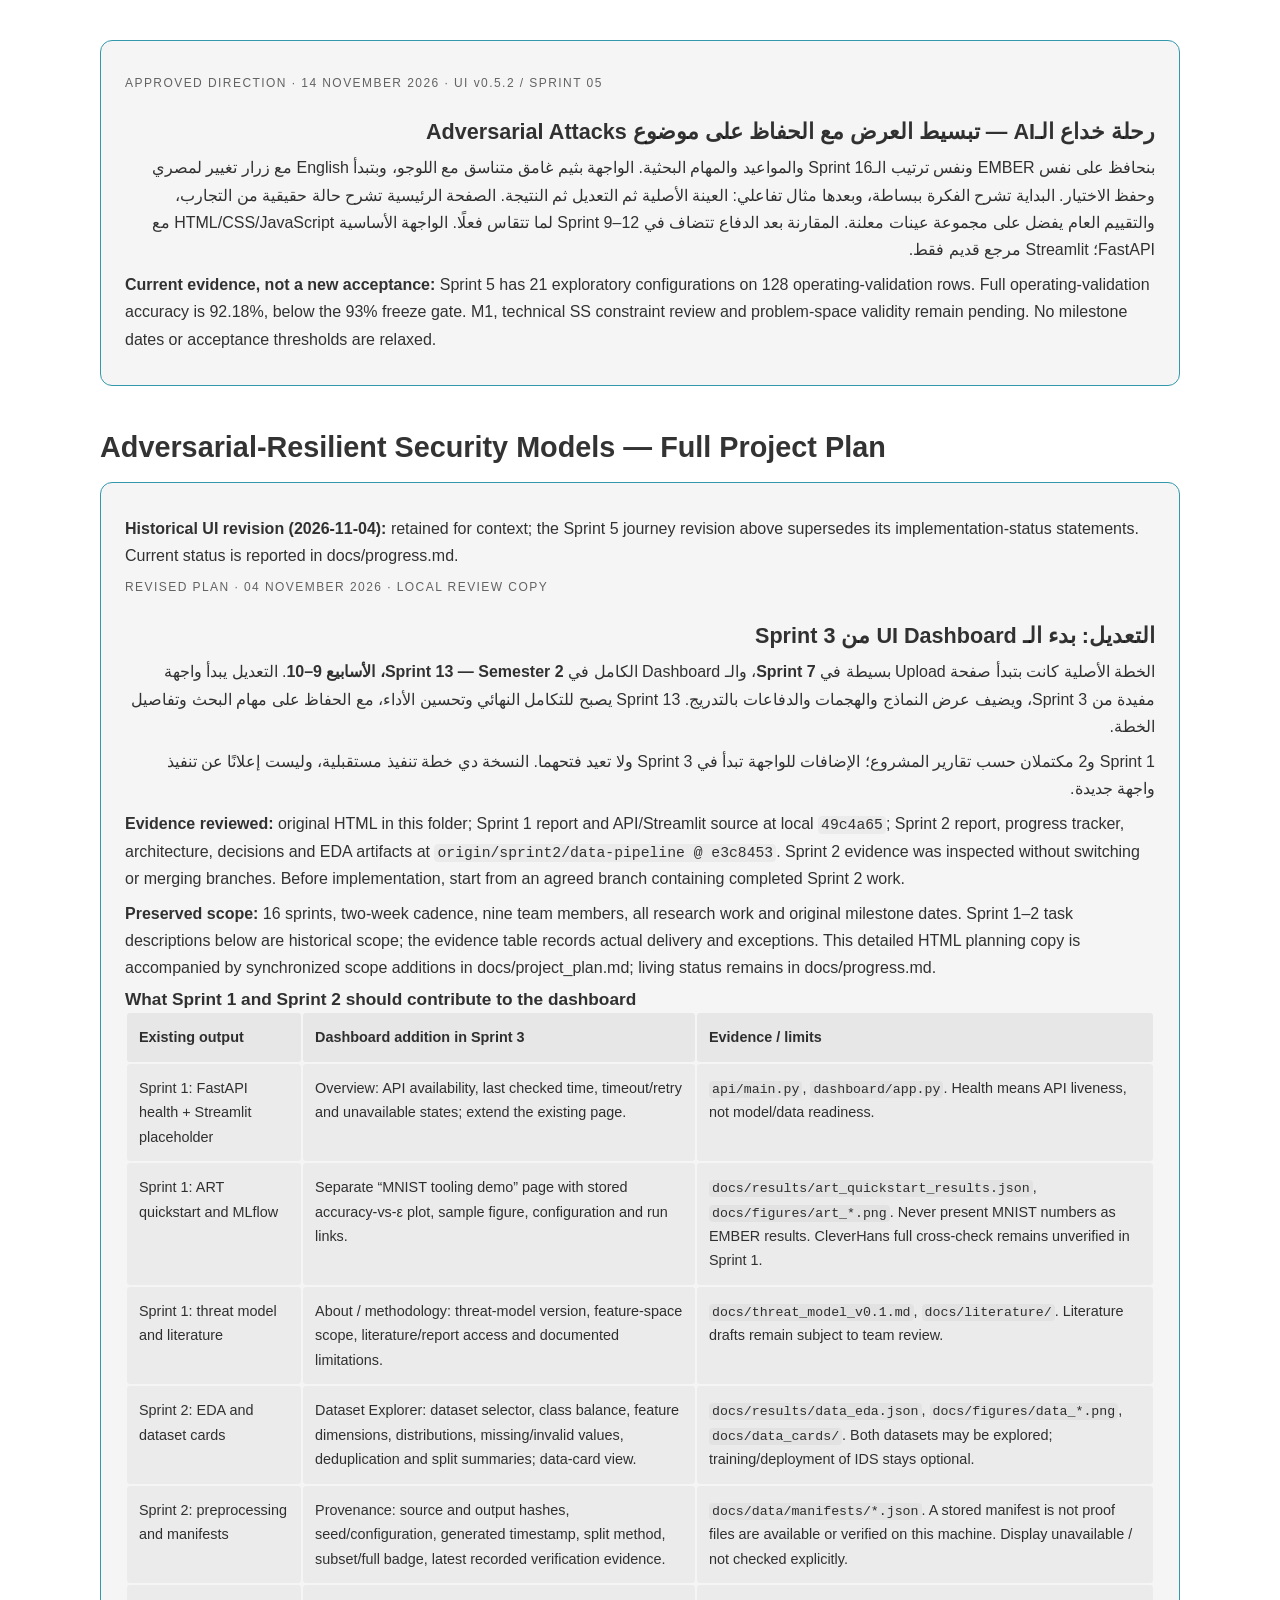
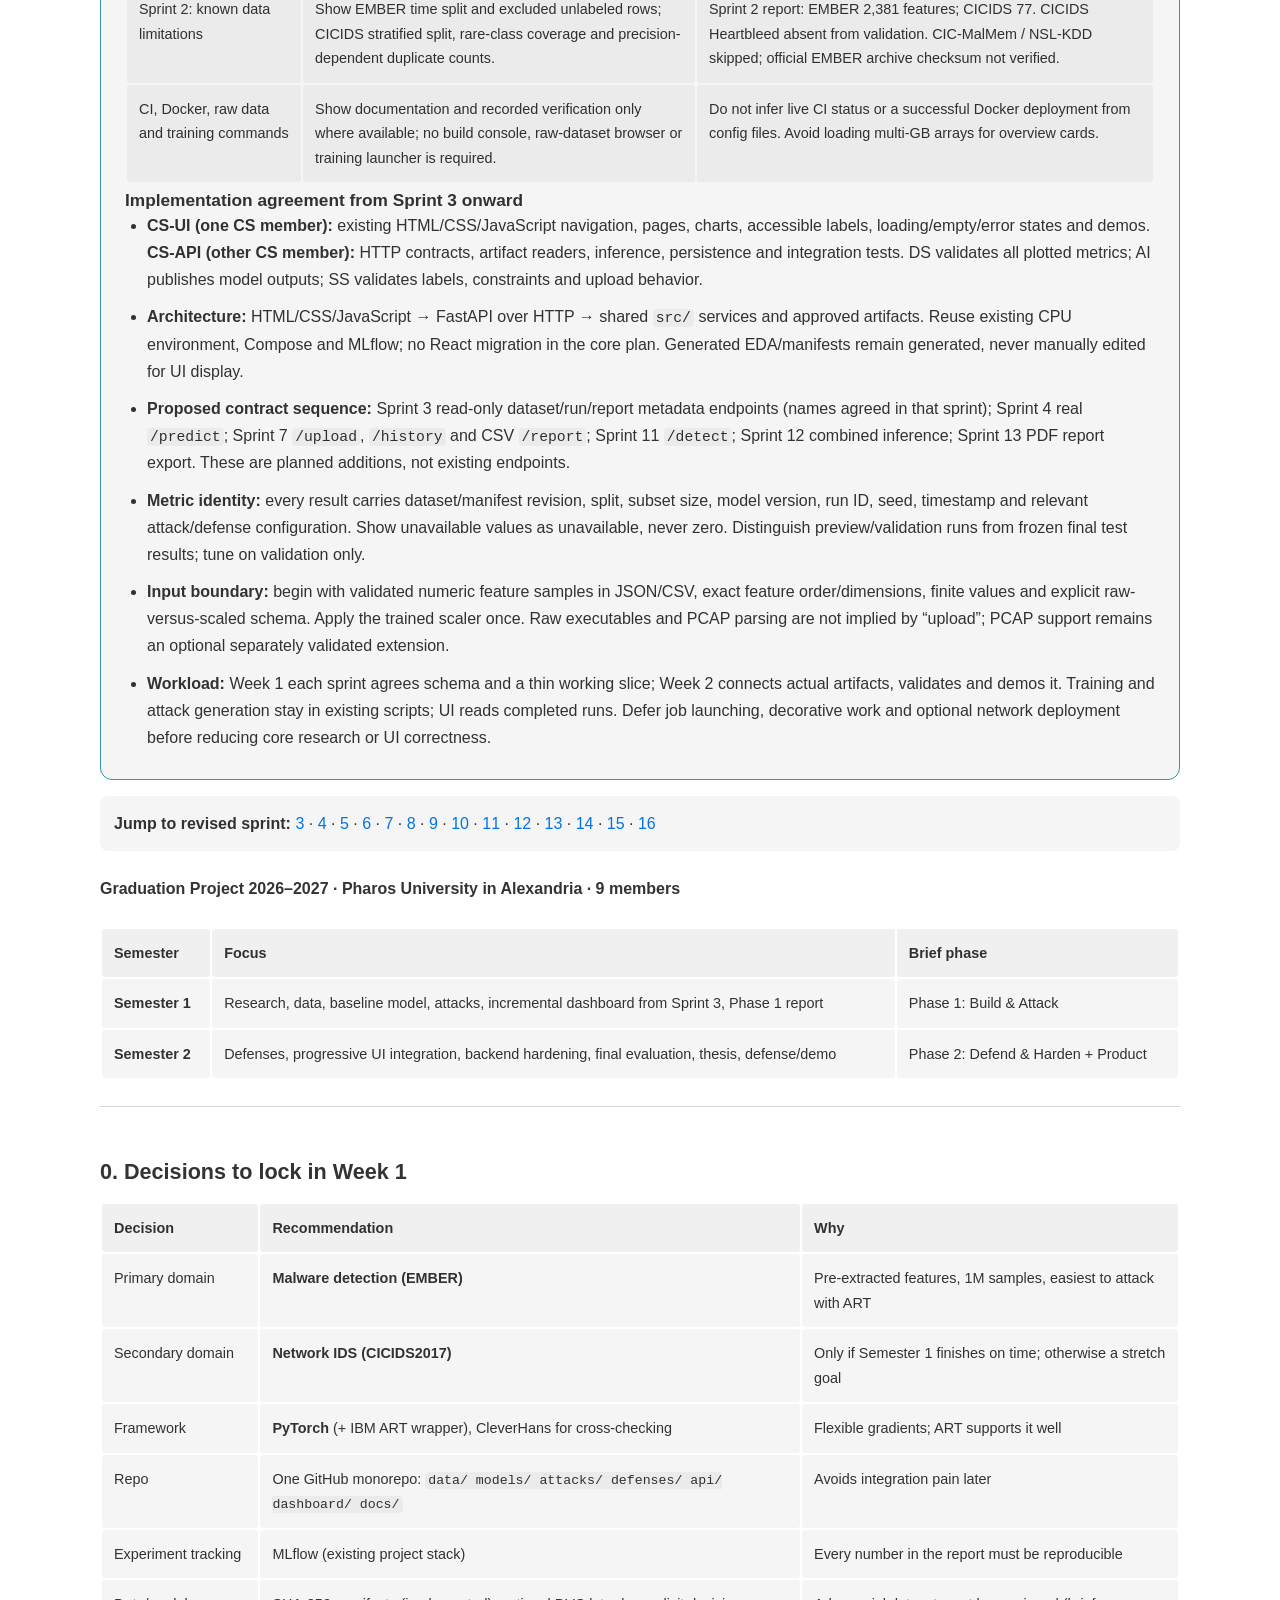
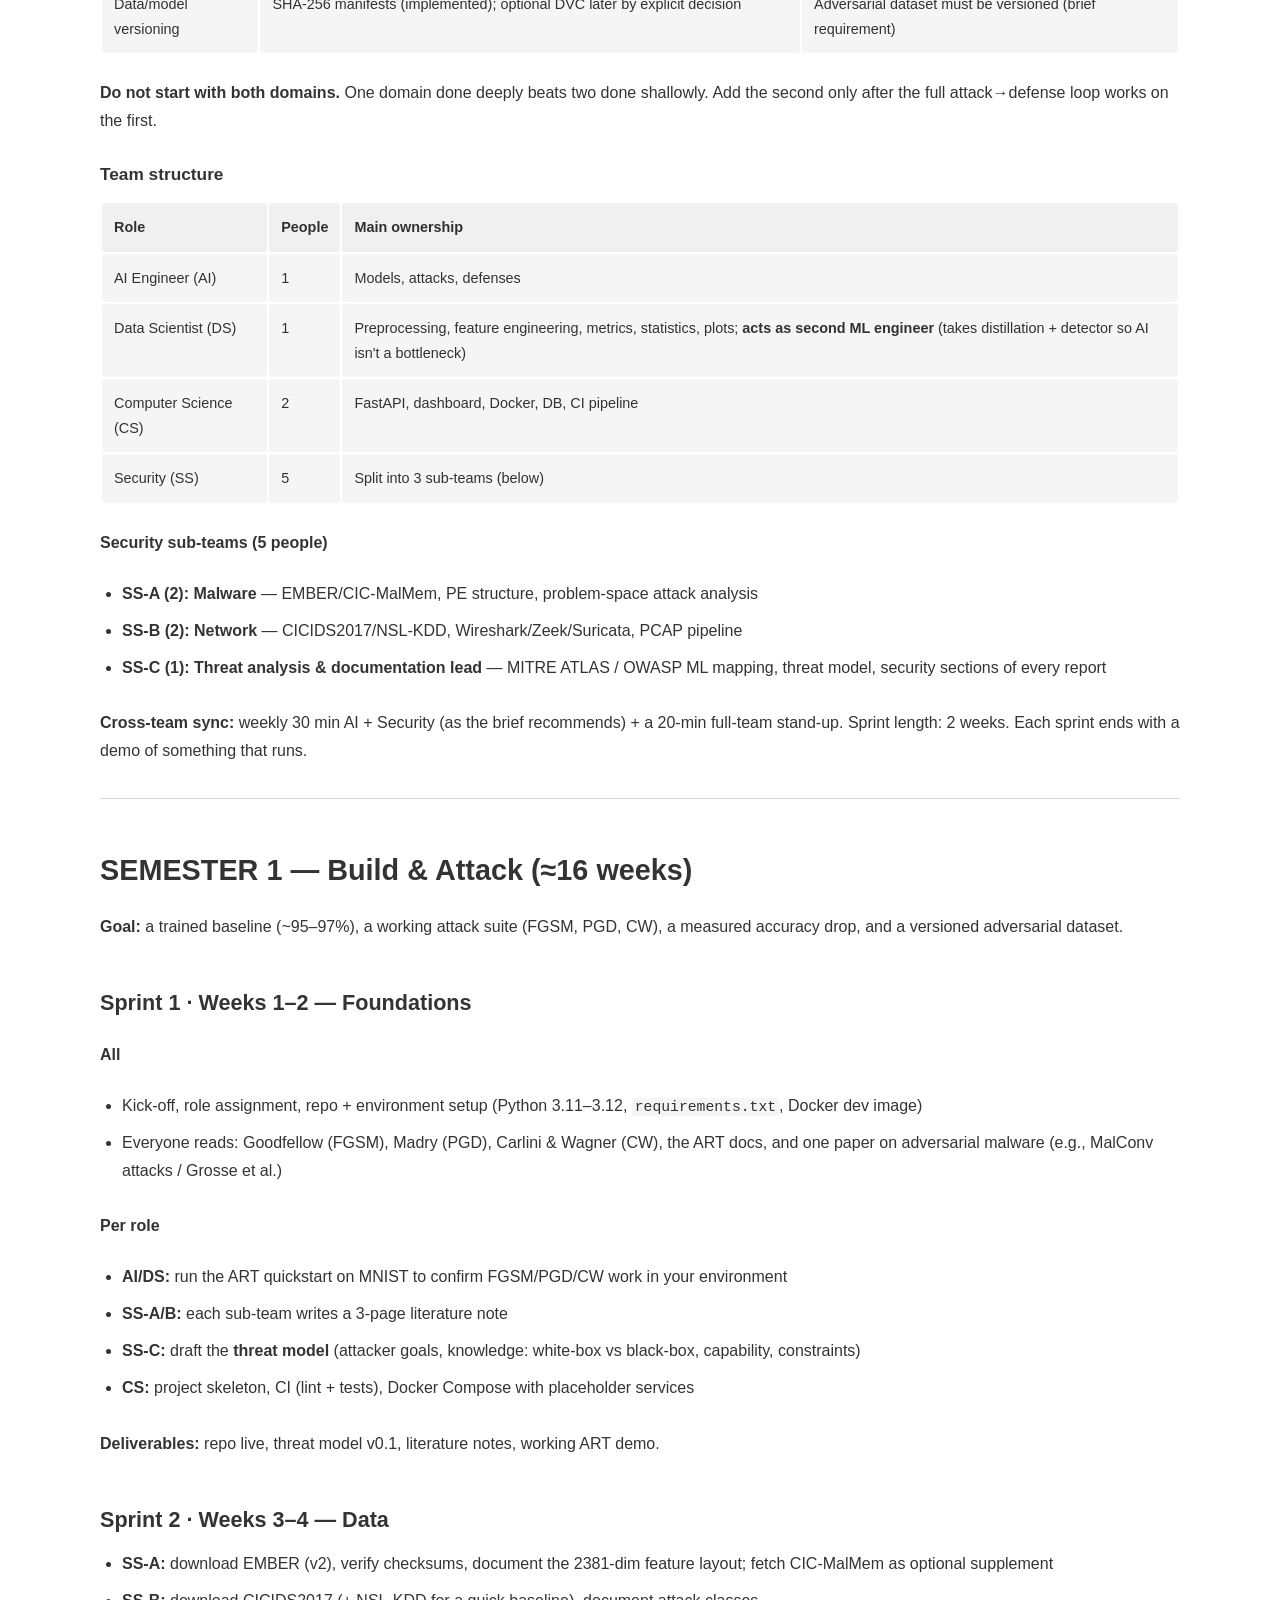
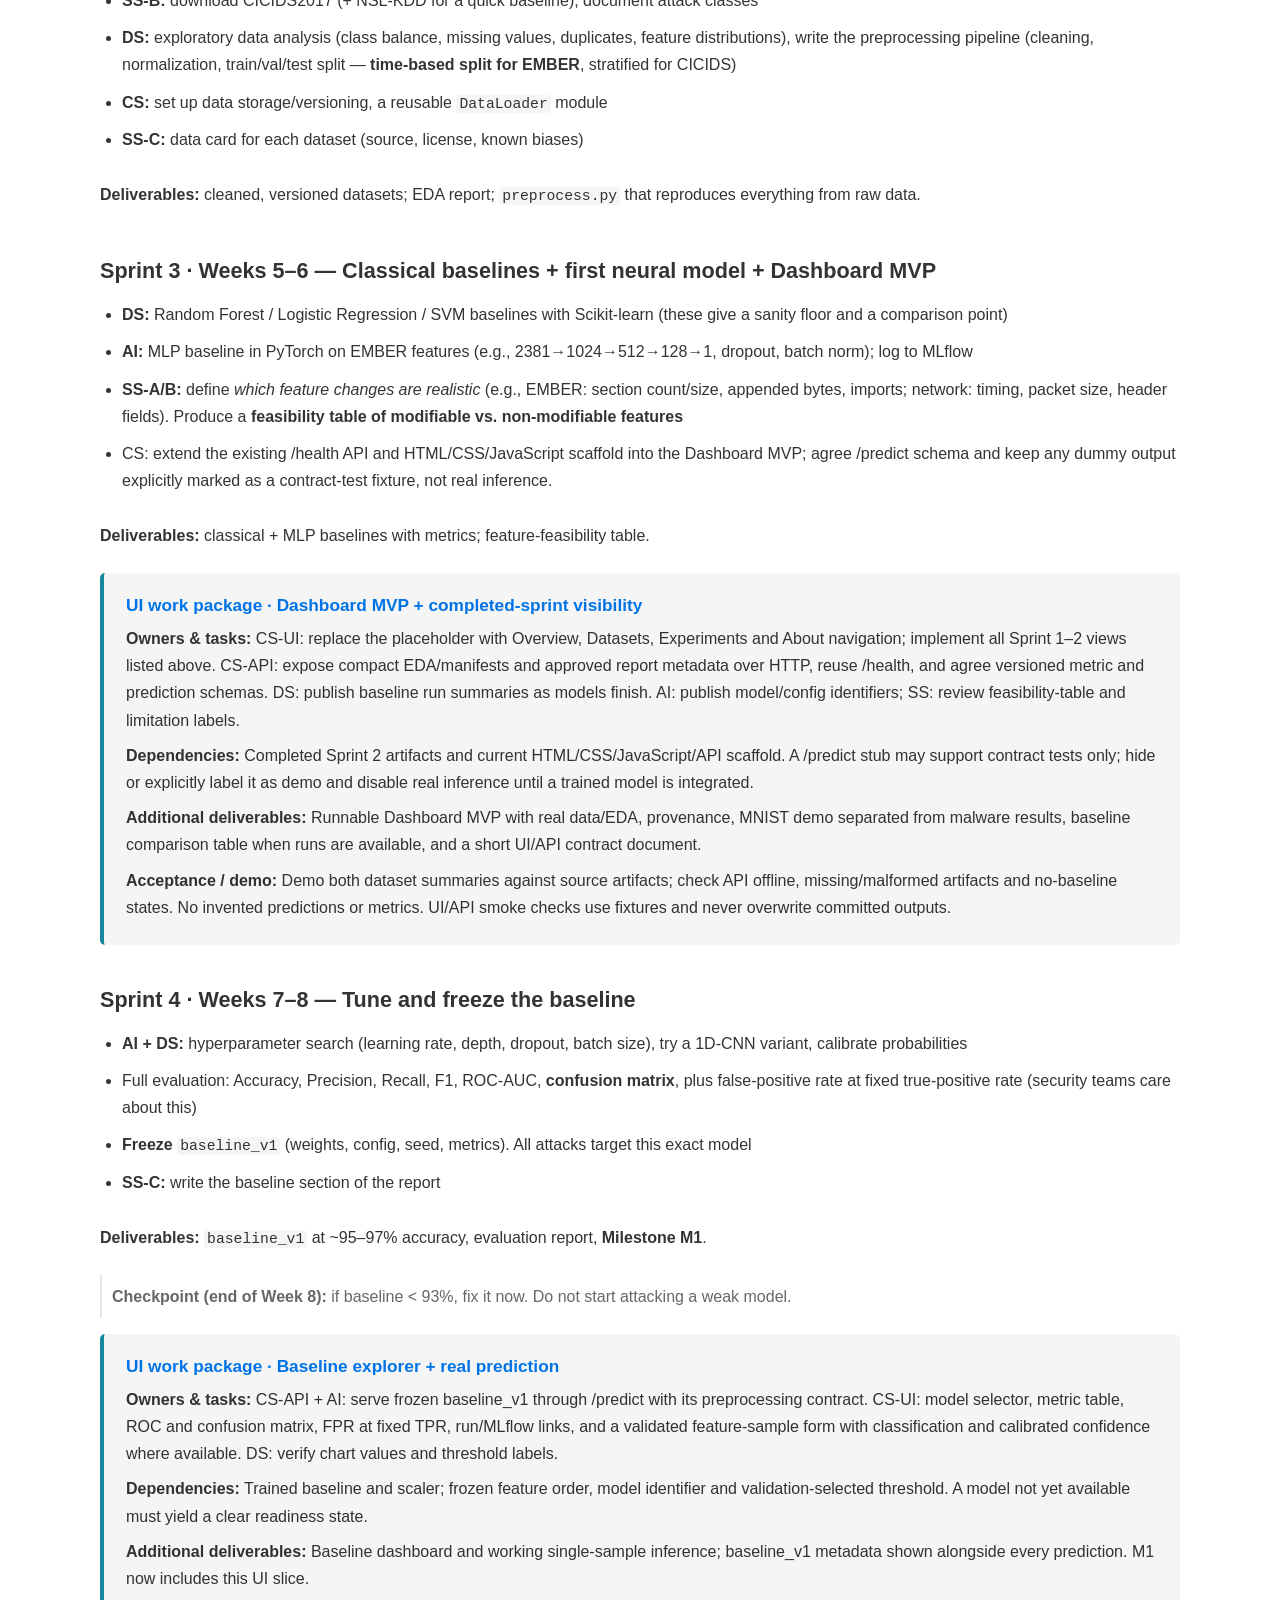
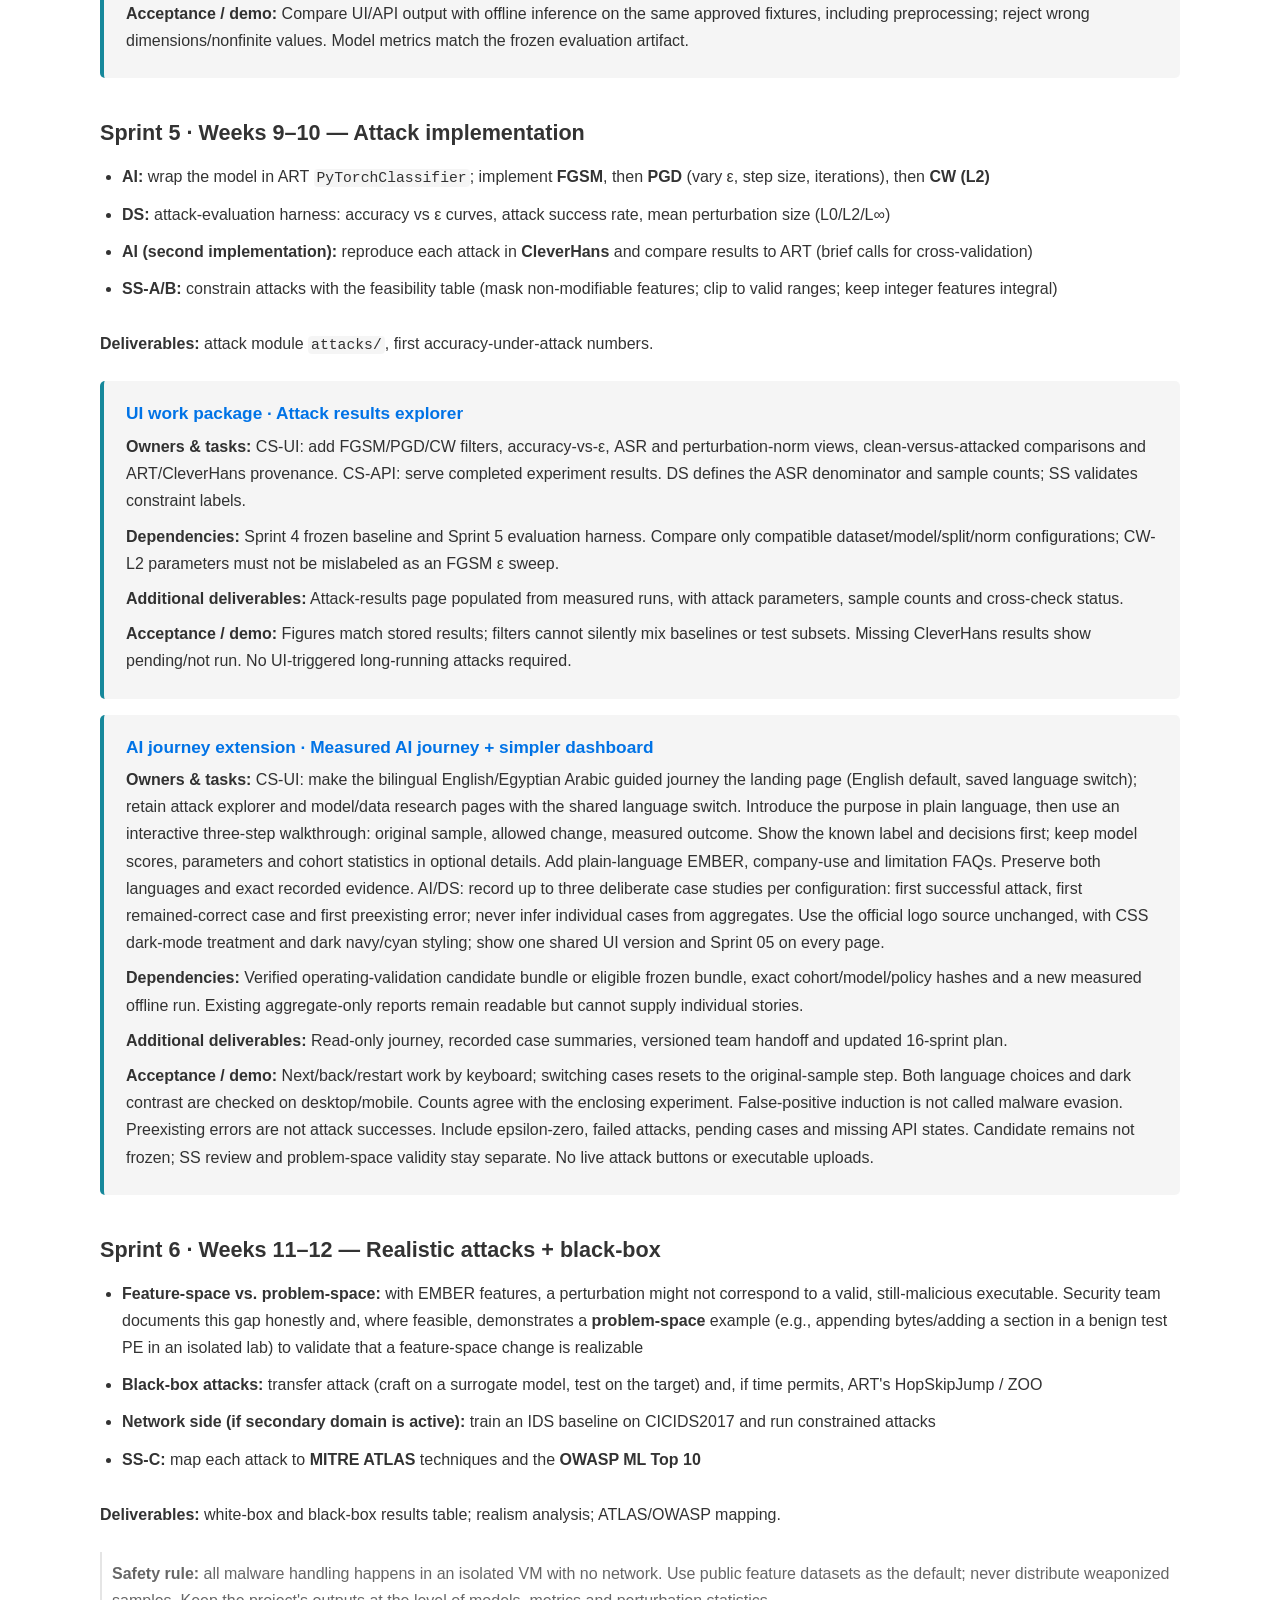
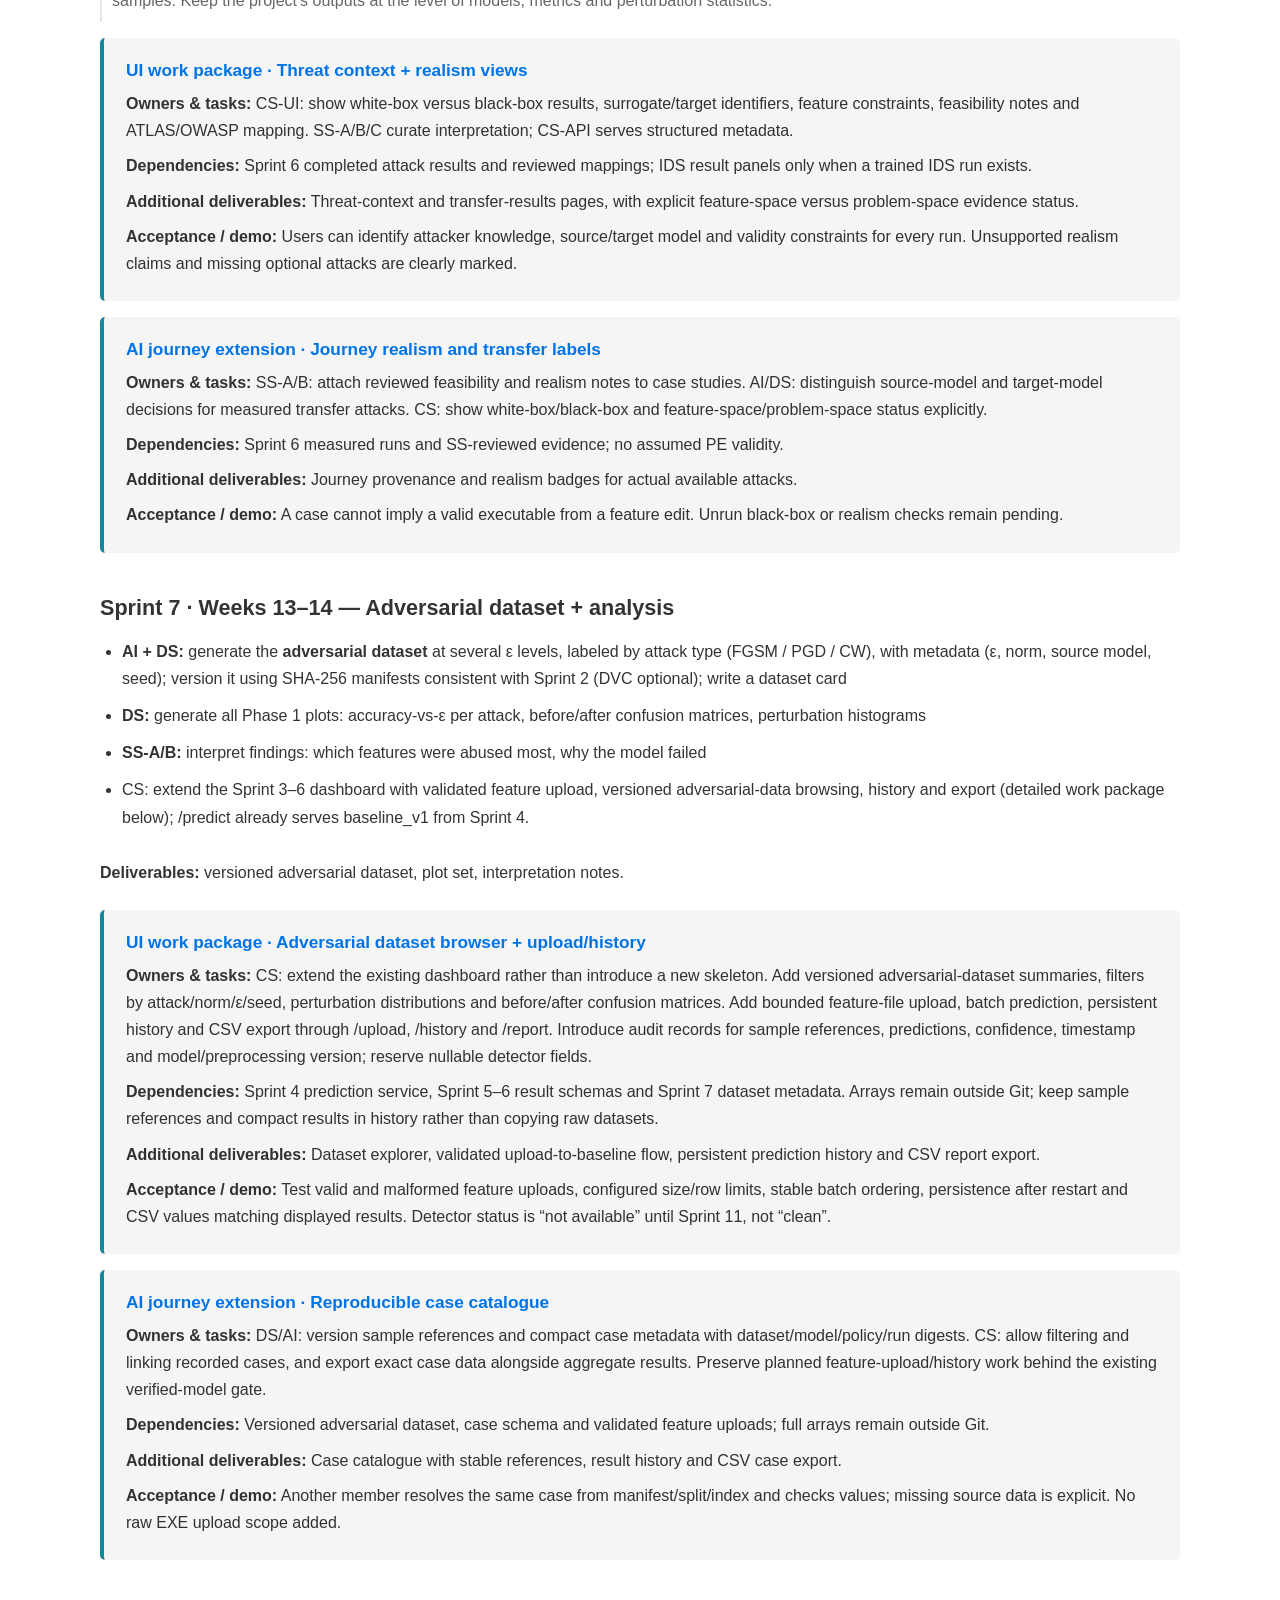
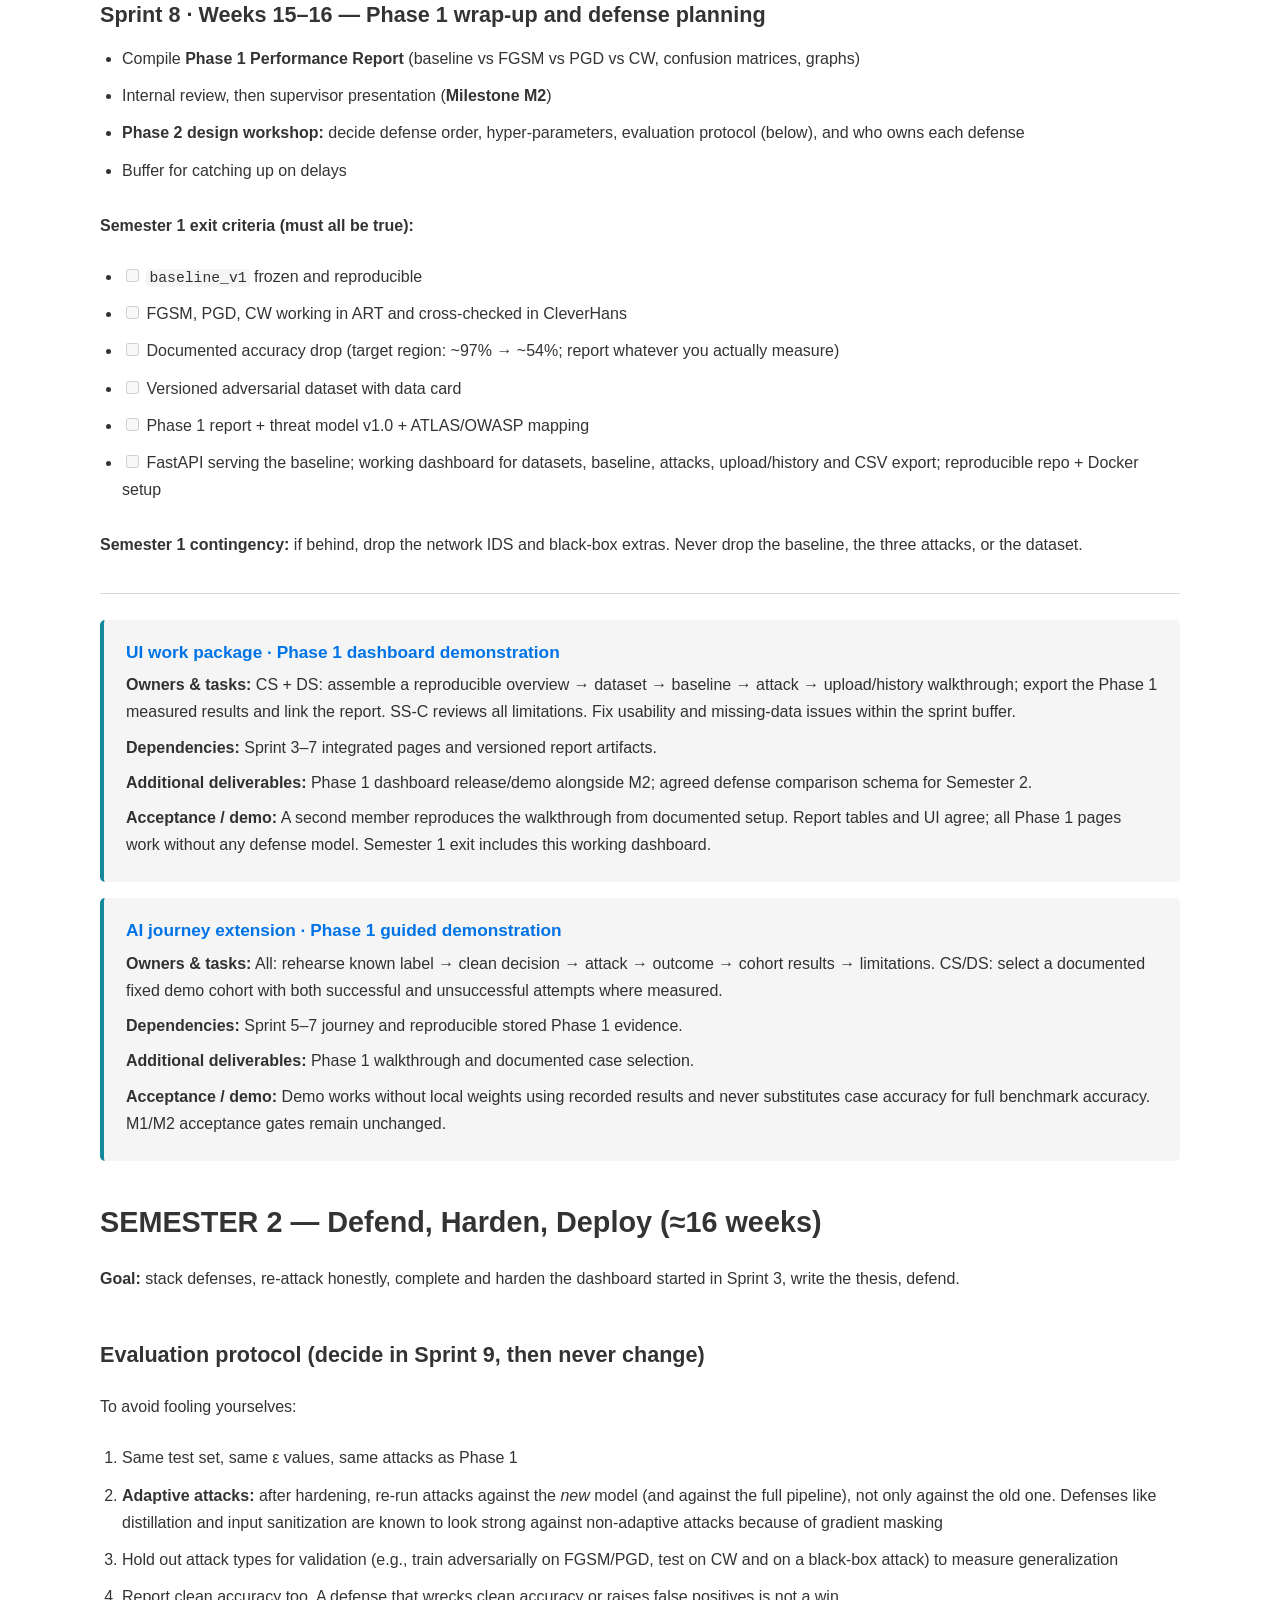
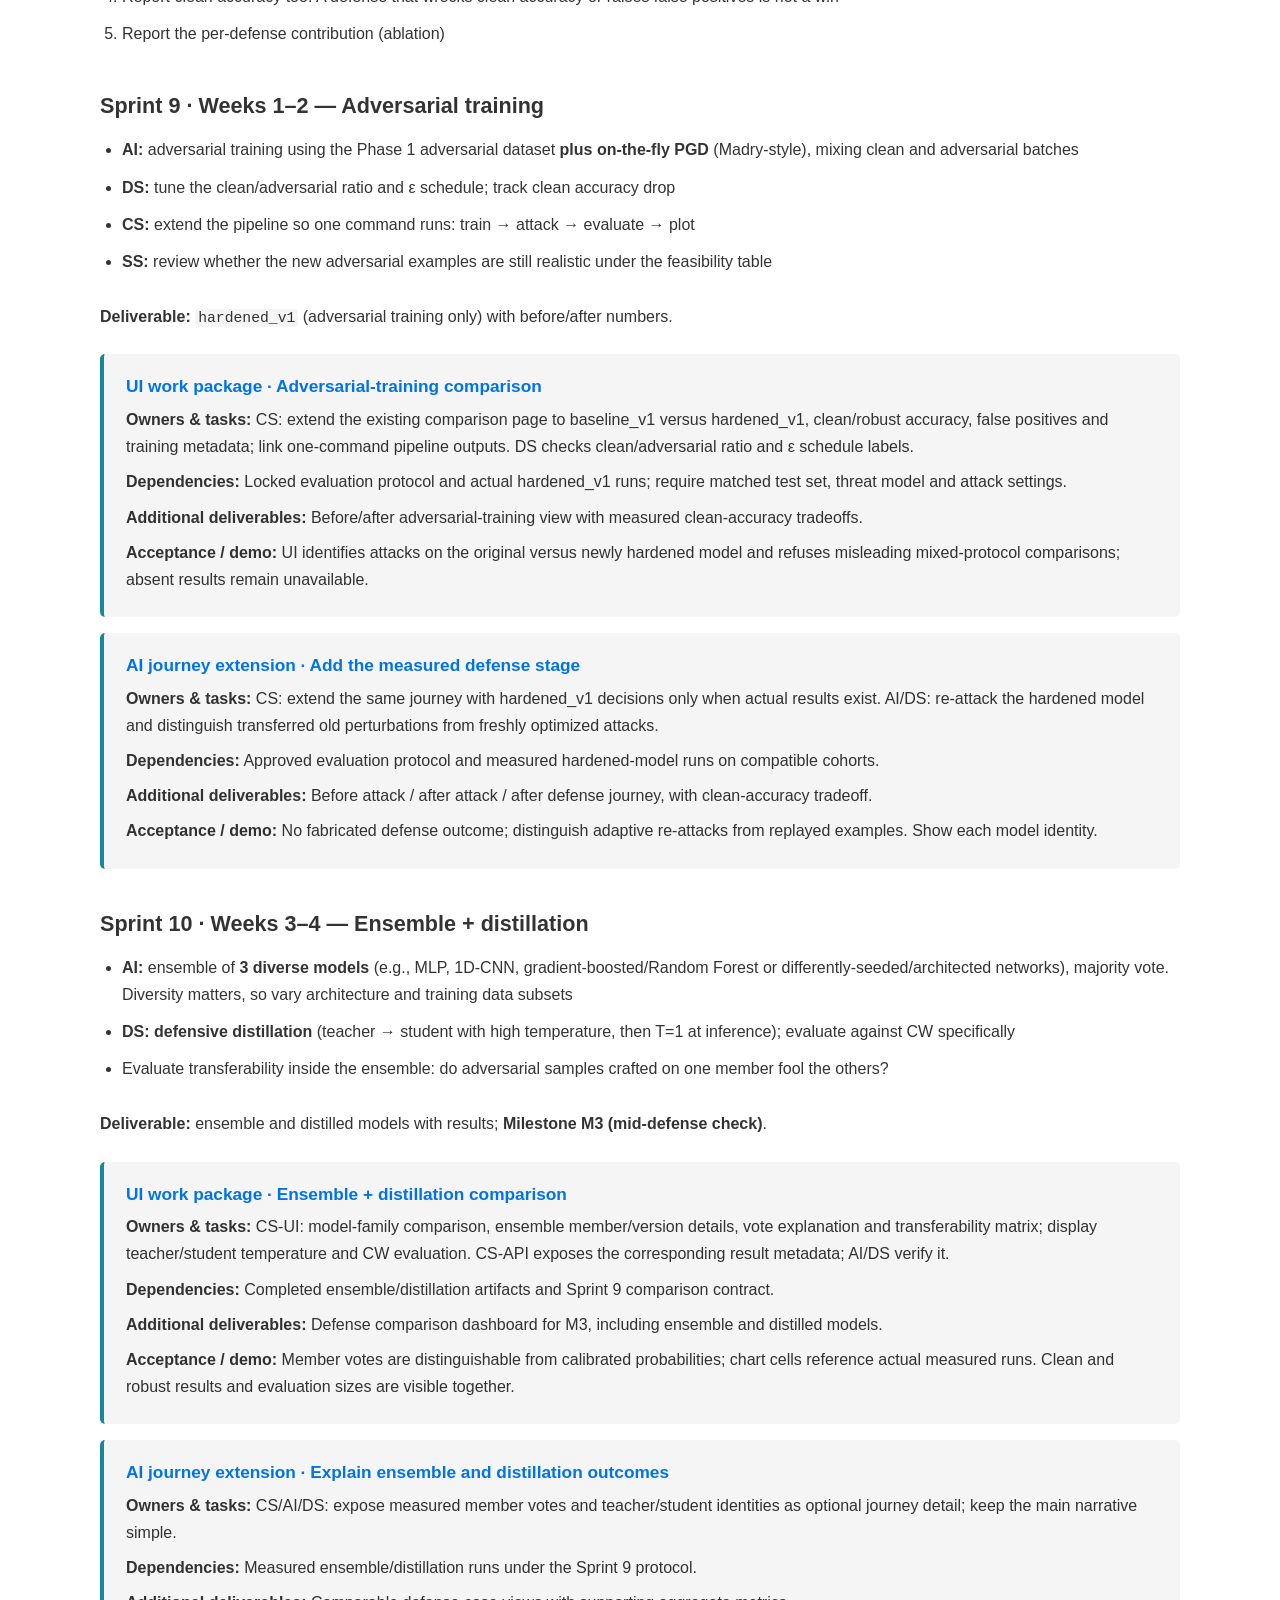
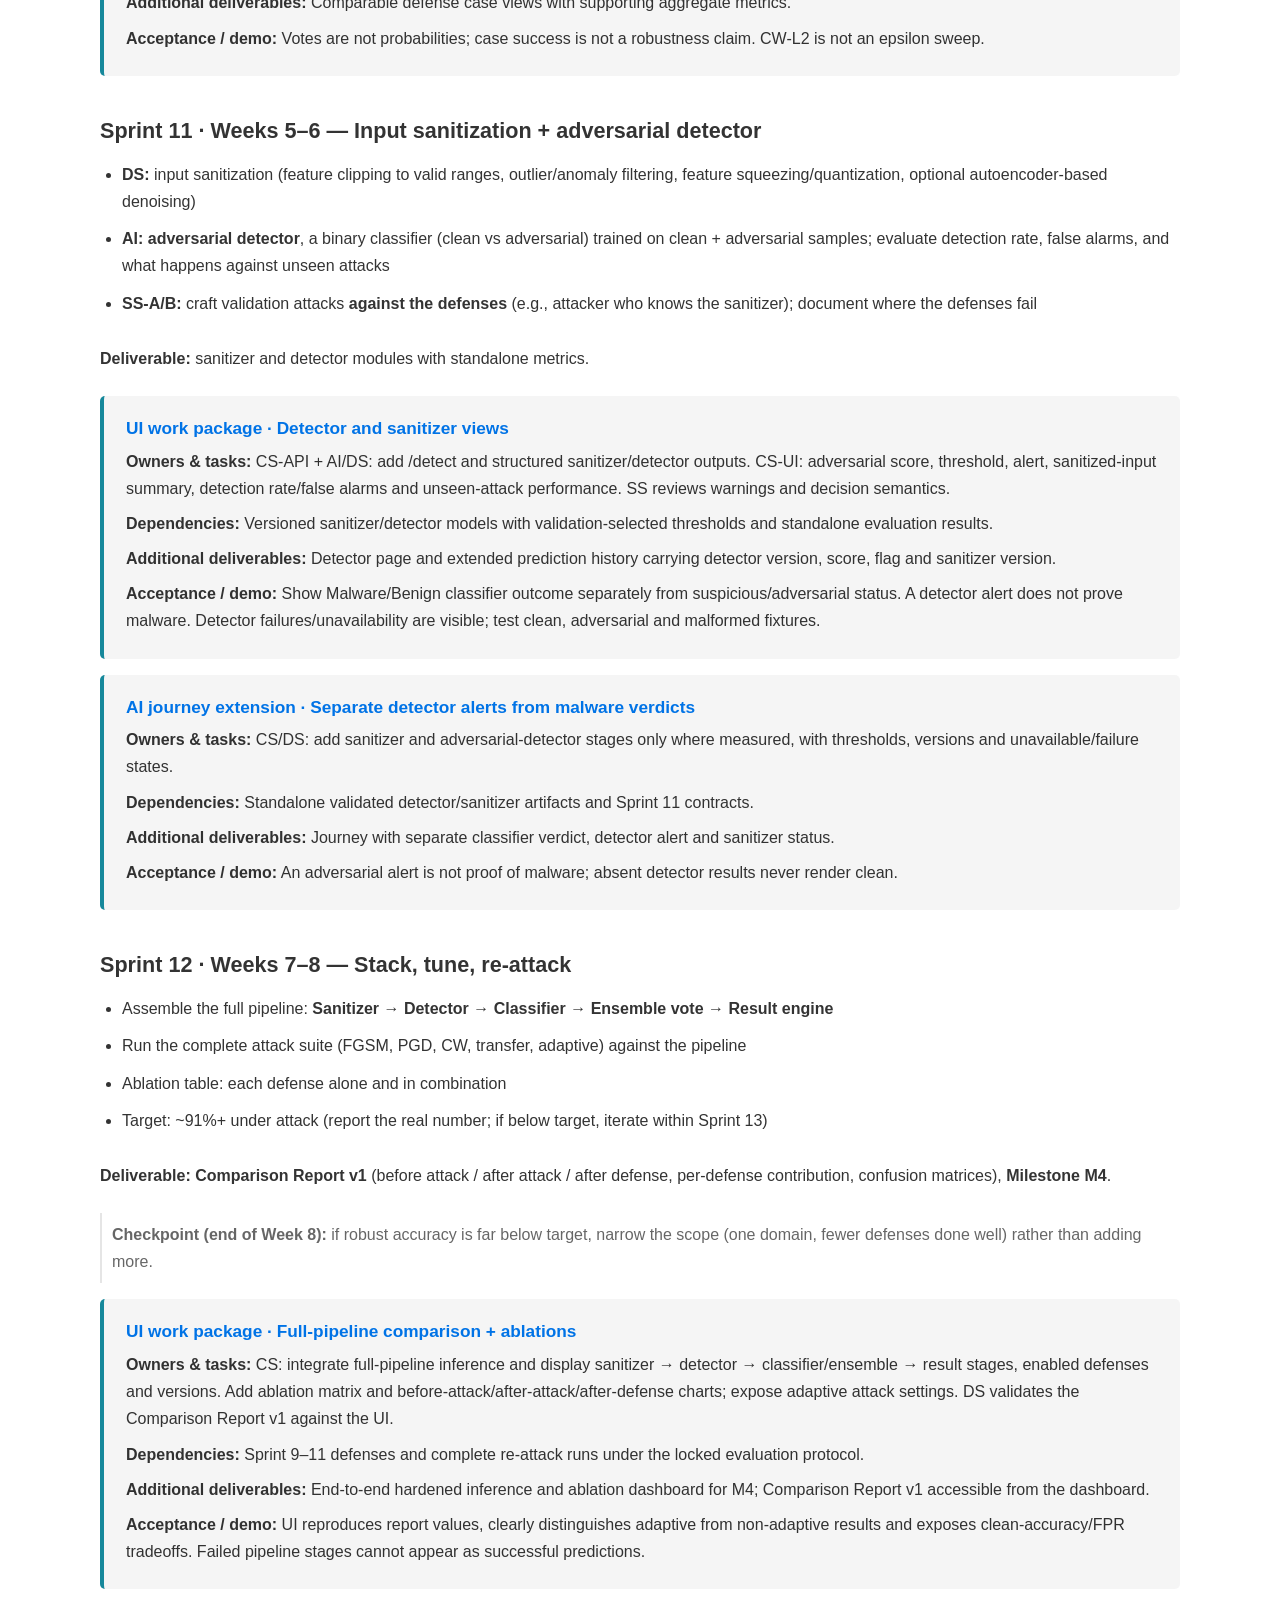
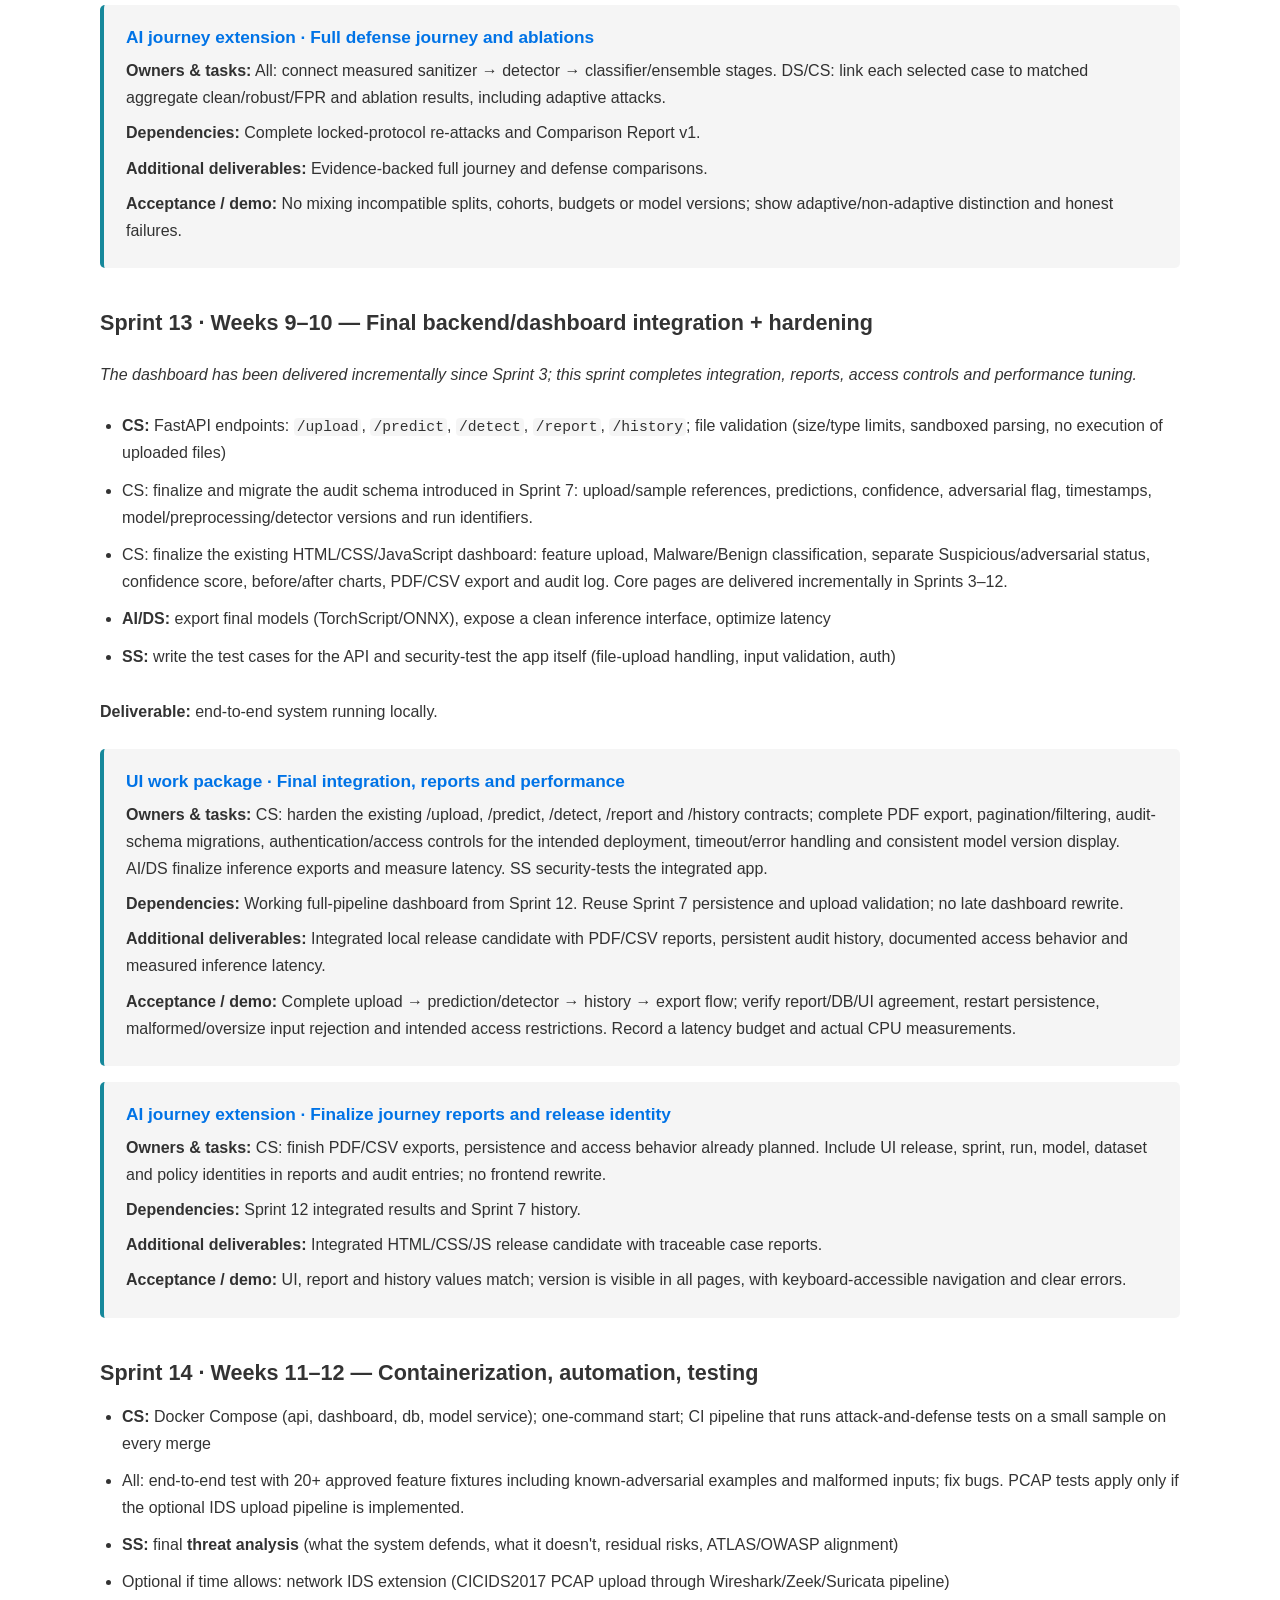
<file: docs/plans/project_plan_v0.5.2.html>
<!DOCTYPE html>

<html lang="en"><head><meta charset="utf-8"/><meta content="width=device-width,initial-scale=1,viewport-fit=cover" name="viewport"/><style>:root{box-sizing:border-box;padding-top:env(safe-area-inset-top,0px);padding-bottom:env(safe-area-inset-bottom,0px)}html{scroll-padding-top:env(safe-area-inset-top,0px)}</style><style>:root{color-scheme:light dark;--md-bg:#fff;--md-text:rgba(0,0,0,.8);--md-muted:rgba(0,0,0,.6);--md-fill:rgba(0,0,0,.04);--md-fill-strong:rgba(0,0,0,.06);--md-rule:rgba(0,0,0,.1);--md-rule-strong:rgba(0,0,0,.16);--md-link:hsl(210 100% 45%)}@media (prefers-color-scheme:dark){:root:where(:not([data-theme="light"])){--md-bg:#0d0d0d;--md-text:rgba(255,255,255,.85);--md-muted:rgba(255,255,255,.6);--md-fill:rgba(255,255,255,.06);--md-fill-strong:rgba(255,255,255,.09);--md-rule:rgba(255,255,255,.14);--md-rule-strong:rgba(255,255,255,.22);--md-link:hsl(210 100% 72%)}}:root[data-theme="dark"]{color-scheme:dark;--md-bg:#0d0d0d;--md-text:rgba(255,255,255,.85);--md-muted:rgba(255,255,255,.6);--md-fill:rgba(255,255,255,.06);--md-fill-strong:rgba(255,255,255,.09);--md-rule:rgba(255,255,255,.14);--md-rule-strong:rgba(255,255,255,.22);--md-link:hsl(210 100% 72%)}:root[data-theme="light"]{color-scheme:light}@media print{:root,:root[data-theme="dark"]{color-scheme:light;--md-bg:#fff;--md-text:rgba(0,0,0,.8);--md-muted:rgba(0,0,0,.6);--md-fill:rgba(0,0,0,.04);--md-fill-strong:rgba(0,0,0,.06);--md-rule:rgba(0,0,0,.1);--md-rule-strong:rgba(0,0,0,.16);--md-link:hsl(210 100% 45%)}}body{background:var(--md-bg);color:var(--md-text);max-width:720px;margin:0 auto;padding:32px;display:flex;flex-direction:column;gap:10px;font:14px/1.55 -apple-system,BlinkMacSystemFont,'SF Pro','Segoe UI',sans-serif;overflow-wrap:break-word}body>:first-child{margin-top:0}h1,h2,h3,h4,h5,h6{margin:6px 0 0;line-height:1.25;font-weight:600;text-wrap:balance}h1{font-size:1.35em}h2{font-size:1.15em;color:var(--md-muted)}h3,h4,h5,h6{font-size:1em}p,ul,ol,blockquote,table,pre,hr{margin:0}strong{font-weight:600}a{color:var(--md-link);text-decoration:none}a:hover{text-decoration:underline}ul,ol{display:flex;flex-direction:column;gap:6px;padding-left:22px}ul{list-style:disc}ol{list-style:decimal}:is(li,td,th)>*+:is(p,ul,ol,blockquote){margin-top:6px}blockquote{display:flex;flex-direction:column;gap:10px;border-left:2px solid var(--md-rule);padding-left:10px;color:var(--md-muted)}:not(pre)>code{background:var(--md-fill);padding:1px 3px;border-radius:4px;font:.92em 'SF Mono',ui-monospace,Menlo,Consolas,monospace}a>code{background:none;color:inherit}pre{background:var(--md-fill);padding:10px 12px;border-radius:6px;overflow-x:auto;font:12px/1.5 'SF Mono',ui-monospace,Menlo,Consolas,monospace;margin-block:4px}pre code{background:none;padding:0;font:inherit}table{width:100%;border-collapse:separate;border-spacing:2px;font:inherit}th,td{padding:6px 8px;border-radius:3px;text-align:left;vertical-align:top}th{background:var(--md-fill-strong);font-weight:600}td{background:var(--md-fill)}:is(th,td) :not(pre)>code{background:transparent}hr{border:0;border-top:1px solid var(--md-rule-strong);margin-block:10px}img{max-width:100%;height:auto;border-radius:4px}</style>
<title>ARSM — Full Project Plan | AI Journey · Sprint 5 revision</title><style>body{max-width:1080px;font-size:16px;line-height:1.7;padding:40px 28px;gap:16px}h1{font-size:1.8em;margin-top:28px}h2{font-size:1.35em;color:var(--md-text);margin-top:26px;scroll-margin-top:20px}h3{font-size:1.08em}p{margin:8px 0}table{font-size:.9em}th,td{padding:12px}section.revision{padding:24px;border:1px solid #3498ad;border-radius:12px;background:var(--md-fill)}.eyebrow{font-size:.75em;letter-spacing:.12em;color:var(--md-muted)}.ui-work{border-left:4px solid #16889b;padding:16px 22px;background:var(--md-fill);border-radius:5px}.ui-work h3{color:var(--md-link)}nav{padding:14px;background:var(--md-fill);border-radius:8px}code{overflow-wrap:anywhere}li{margin-bottom:4px}@media(max-width:650px){body{padding:20px 12px;font-size:14px}table{display:block;overflow-x:auto}section.revision{padding:14px}.ui-work{padding:12px}h1{font-size:1.5em}}@media print{body{max-width:none;padding:0;font-size:10pt}nav{display:none}h1,h2,h3{break-after:avoid}tr{break-inside:avoid}.ui-work{border:1px solid #aaa}a{color:inherit}}</style></head><body><section class="revision" id="journey-revision"><p class="eyebrow">APPROVED DIRECTION · 14 NOVEMBER 2026 · UI v0.5.2 / SPRINT 05</p><h2 dir="rtl">رحلة خداع الـAI — تبسيط العرض مع الحفاظ على موضوع Adversarial Attacks</h2><p dir="rtl">بنحافظ على نفس EMBER ونفس ترتيب الـ16 Sprint والمواعيد والمهام البحثية. الواجهة بثيم غامق متناسق مع اللوجو، وبتبدأ English مع زرار تغيير لمصري وحفظ الاختيار. البداية تشرح الفكرة ببساطة، وبعدها مثال تفاعلي: العينة الأصلية ثم التعديل ثم النتيجة. الصفحة الرئيسية تشرح حالة حقيقية من التجارب، والتقييم العام يفضل على مجموعة عينات معلنة. المقارنة بعد الدفاع تتضاف في Sprint 9–12 لما تتقاس فعلًا. الواجهة الأساسية HTML/CSS/JavaScript مع FastAPI؛ Streamlit مرجع قديم فقط.</p><p><strong>Current evidence, not a new acceptance:</strong> Sprint 5 has 21 exploratory configurations on 128 operating-validation rows. Full operating-validation accuracy is 92.18%, below the 93% freeze gate. M1, technical SS constraint review and problem-space validity remain pending. No milestone dates or acceptance thresholds are relaxed.</p></section>
<h1>Adversarial-Resilient Security Models — Full Project Plan</h1><section class="revision" id="revision"><p><strong>Historical UI revision (2026-11-04):</strong> retained for context; the Sprint 5 journey revision above supersedes its implementation-status statements. Current status is reported in docs/progress.md.</p><p class="eyebrow">REVISED PLAN · 04 NOVEMBER 2026 · LOCAL REVIEW COPY</p>
<h2 dir="rtl">التعديل: بدء الـ UI Dashboard من Sprint 3</h2>
<p dir="rtl">الخطة الأصلية كانت بتبدأ صفحة Upload بسيطة في <strong>Sprint 7</strong>، والـ Dashboard الكامل في <strong>Sprint 13 — Semester 2، الأسابيع 9–10</strong>. التعديل يبدأ واجهة مفيدة من Sprint 3، ويضيف عرض النماذج والهجمات والدفاعات بالتدريج. Sprint 13 يصبح للتكامل النهائي وتحسين الأداء، مع الحفاظ على مهام البحث وتفاصيل الخطة.</p>
<p dir="rtl">Sprint 1 و2 مكتملان حسب تقارير المشروع؛ الإضافات للواجهة تبدأ في Sprint 3 ولا تعيد فتحهما. النسخة دي خطة تنفيذ مستقبلية، وليست إعلانًا عن تنفيذ واجهة جديدة.</p>
<p><strong>Evidence reviewed:</strong> original HTML in this folder; Sprint 1 report and API/Streamlit source at local <code>49c4a65</code>; Sprint 2 report, progress tracker, architecture, decisions and EDA artifacts at <code>origin/sprint2/data-pipeline @ e3c8453</code>. Sprint 2 evidence was inspected without switching or merging branches. Before implementation, start from an agreed branch containing completed Sprint 2 work.</p>
<p><strong>Preserved scope:</strong> 16 sprints, two-week cadence, nine team members, all research work and original milestone dates. Sprint 1–2 task descriptions below are historical scope; the evidence table records actual delivery and exceptions. This detailed HTML planning copy is accompanied by synchronized scope additions in docs/project_plan.md; living status remains in docs/progress.md.</p>
<h3>What Sprint 1 and Sprint 2 should contribute to the dashboard</h3>
<table><thead><tr><th>Existing output</th><th>Dashboard addition in Sprint 3</th><th>Evidence / limits</th></tr></thead><tbody>
<tr><td>Sprint 1: FastAPI health + Streamlit placeholder</td><td>Overview: API availability, last checked time, timeout/retry and unavailable states; extend the existing page.</td><td><code>api/main.py</code>, <code>dashboard/app.py</code>. Health means API liveness, not model/data readiness.</td></tr>
<tr><td>Sprint 1: ART quickstart and MLflow</td><td>Separate “MNIST tooling demo” page with stored accuracy-vs-ε plot, sample figure, configuration and run links.</td><td><code>docs/results/art_quickstart_results.json</code>, <code>docs/figures/art_*.png</code>. Never present MNIST numbers as EMBER results. CleverHans full cross-check remains unverified in Sprint 1.</td></tr>
<tr><td>Sprint 1: threat model and literature</td><td>About / methodology: threat-model version, feature-space scope, literature/report access and documented limitations.</td><td><code>docs/threat_model_v0.1.md</code>, <code>docs/literature/</code>. Literature drafts remain subject to team review.</td></tr>
<tr><td>Sprint 2: EDA and dataset cards</td><td>Dataset Explorer: dataset selector, class balance, feature dimensions, distributions, missing/invalid values, deduplication and split summaries; data-card view.</td><td><code>docs/results/data_eda.json</code>, <code>docs/figures/data_*.png</code>, <code>docs/data_cards/</code>. Both datasets may be explored; training/deployment of IDS stays optional.</td></tr>
<tr><td>Sprint 2: preprocessing and manifests</td><td>Provenance: source and output hashes, seed/configuration, generated timestamp, split method, subset/full badge, latest recorded verification evidence.</td><td><code>docs/data/manifests/*.json</code>. A stored manifest is not proof files are available or verified on this machine. Display unavailable / not checked explicitly.</td></tr>
<tr><td>Sprint 2: known data limitations</td><td>Show EMBER time split and excluded unlabeled rows; CICIDS stratified split, rare-class coverage and precision-dependent duplicate counts.</td><td>Sprint 2 report: EMBER 2,381 features; CICIDS 77. CICIDS Heartbleed absent from validation. CIC-MalMem / NSL-KDD skipped; official EMBER archive checksum not verified.</td></tr>
<tr><td>CI, Docker, raw data and training commands</td><td>Show documentation and recorded verification only where available; no build console, raw-dataset browser or training launcher is required.</td><td>Do not infer live CI status or a successful Docker deployment from config files. Avoid loading multi-GB arrays for overview cards.</td></tr>
</tbody></table>
<h3>Implementation agreement from Sprint 3 onward</h3>
<ul><li><strong>CS-UI (one CS member):</strong> existing HTML/CSS/JavaScript navigation, pages, charts, accessible labels, loading/empty/error states and demos. <strong>CS-API (other CS member):</strong> HTTP contracts, artifact readers, inference, persistence and integration tests. DS validates all plotted metrics; AI publishes model outputs; SS validates labels, constraints and upload behavior.</li>
<li><strong>Architecture:</strong> HTML/CSS/JavaScript → FastAPI over HTTP → shared <code>src/</code> services and approved artifacts. Reuse existing CPU environment, Compose and MLflow; no React migration in the core plan. Generated EDA/manifests remain generated, never manually edited for UI display.</li>
<li><strong>Proposed contract sequence:</strong> Sprint 3 read-only dataset/run/report metadata endpoints (names agreed in that sprint); Sprint 4 real <code>/predict</code>; Sprint 7 <code>/upload</code>, <code>/history</code> and CSV <code>/report</code>; Sprint 11 <code>/detect</code>; Sprint 12 combined inference; Sprint 13 PDF report export. These are planned additions, not existing endpoints.</li>
<li><strong>Metric identity:</strong> every result carries dataset/manifest revision, split, subset size, model version, run ID, seed, timestamp and relevant attack/defense configuration. Show unavailable values as unavailable, never zero. Distinguish preview/validation runs from frozen final test results; tune on validation only.</li>
<li><strong>Input boundary:</strong> begin with validated numeric feature samples in JSON/CSV, exact feature order/dimensions, finite values and explicit raw-versus-scaled schema. Apply the trained scaler once. Raw executables and PCAP parsing are not implied by “upload”; PCAP support remains an optional separately validated extension.</li>
<li><strong>Workload:</strong> Week 1 each sprint agrees schema and a thin working slice; Week 2 connects actual artifacts, validates and demos it. Training and attack generation stay in existing scripts; UI reads completed runs. Defer job launching, decorative work and optional network deployment before reducing core research or UI correctness.</li></ul>
</section><nav aria-label="Sprint navigation"><strong>Jump to revised sprint:</strong> <a href="#sprint-3">3</a> · <a href="#sprint-4">4</a> · <a href="#sprint-5">5</a> · <a href="#sprint-6">6</a> · <a href="#sprint-7">7</a> · <a href="#sprint-8">8</a> · <a href="#sprint-9">9</a> · <a href="#sprint-10">10</a> · <a href="#sprint-11">11</a> · <a href="#sprint-12">12</a> · <a href="#sprint-13">13</a> · <a href="#sprint-14">14</a> · <a href="#sprint-15">15</a> · <a href="#sprint-16">16</a></nav>
<p><strong>Graduation Project 2026–2027 · Pharos University in Alexandria · 9 members</strong></p>
<table>
<thead>
<tr>
<th>Semester</th>
<th>Focus</th>
<th>Brief phase</th>
</tr>
</thead>
<tbody>
<tr>
<td><strong>Semester 1</strong></td>
<td>Research, data, baseline model, attacks, incremental dashboard from Sprint 3, Phase 1 report</td>
<td>Phase 1: Build &amp; Attack</td>
</tr>
<tr>
<td><strong>Semester 2</strong></td>
<td>Defenses, progressive UI integration, backend hardening, final evaluation, thesis, defense/demo</td>
<td>Phase 2: Defend &amp; Harden + Product</td>
</tr>
</tbody>
</table>
<hr/>
<h2>0. Decisions to lock in Week 1</h2>
<table>
<thead>
<tr>
<th>Decision</th>
<th>Recommendation</th>
<th>Why</th>
</tr>
</thead>
<tbody>
<tr>
<td>Primary domain</td>
<td><strong>Malware detection (EMBER)</strong></td>
<td>Pre-extracted features, 1M samples, easiest to attack with ART</td>
</tr>
<tr>
<td>Secondary domain</td>
<td><strong>Network IDS (CICIDS2017)</strong></td>
<td>Only if Semester 1 finishes on time; otherwise a stretch goal</td>
</tr>
<tr>
<td>Framework</td>
<td><strong>PyTorch</strong> (+ IBM ART wrapper), CleverHans for cross-checking</td>
<td>Flexible gradients; ART supports it well</td>
</tr>
<tr>
<td>Repo</td>
<td>One GitHub monorepo: <code>data/ models/ attacks/ defenses/ api/ dashboard/ docs/</code></td>
<td>Avoids integration pain later</td>
</tr>
<tr>
<td>Experiment tracking</td>
<td>MLflow (existing project stack)</td>
<td>Every number in the report must be reproducible</td>
</tr>
<tr>
<td>Data/model versioning</td>
<td>SHA-256 manifests (implemented); optional DVC later by explicit decision</td>
<td>Adversarial dataset must be versioned (brief requirement)</td>
</tr>
</tbody>
</table>
<p><strong>Do not start with both domains.</strong> One domain done deeply beats two done shallowly. Add the second only after the full attack→defense loop works on the first.</p>
<h3>Team structure</h3>
<table>
<thead>
<tr>
<th>Role</th>
<th>People</th>
<th>Main ownership</th>
</tr>
</thead>
<tbody>
<tr>
<td>AI Engineer (AI)</td>
<td>1</td>
<td>Models, attacks, defenses</td>
</tr>
<tr>
<td>Data Scientist (DS)</td>
<td>1</td>
<td>Preprocessing, feature engineering, metrics, statistics, plots; <strong>acts as second ML engineer</strong> (takes distillation + detector so AI isn't a bottleneck)</td>
</tr>
<tr>
<td>Computer Science (CS)</td>
<td>2</td>
<td>FastAPI, dashboard, Docker, DB, CI pipeline</td>
</tr>
<tr>
<td>Security (SS)</td>
<td>5</td>
<td>Split into 3 sub-teams (below)</td>
</tr>
</tbody>
</table>
<p><strong>Security sub-teams (5 people)</strong></p>
<ul>
<li><strong>SS-A (2): Malware</strong> — EMBER/CIC-MalMem, PE structure, problem-space attack analysis</li>
<li><strong>SS-B (2): Network</strong> — CICIDS2017/NSL-KDD, Wireshark/Zeek/Suricata, PCAP pipeline</li>
<li><strong>SS-C (1): Threat analysis &amp; documentation lead</strong> — MITRE ATLAS / OWASP ML mapping, threat model, security sections of every report</li>
</ul>
<p><strong>Cross-team sync:</strong> weekly 30 min AI + Security (as the brief recommends) + a 20-min full-team stand-up. Sprint length: 2 weeks. Each sprint ends with a demo of something that runs.</p>
<hr/>
<h1>SEMESTER 1 — Build &amp; Attack (≈16 weeks)</h1>
<p><strong>Goal:</strong> a trained baseline (~95–97%), a working attack suite (FGSM, PGD, CW), a measured accuracy drop, and a versioned adversarial dataset.</p>
<h2 id="sprint-1">Sprint 1 · Weeks 1–2 — Foundations</h2>
<p><strong>All</strong></p>
<ul>
<li>Kick-off, role assignment, repo + environment setup (Python 3.11–3.12, <code>requirements.txt</code>, Docker dev image)</li>
<li>Everyone reads: Goodfellow (FGSM), Madry (PGD), Carlini &amp; Wagner (CW), the ART docs, and one paper on adversarial malware (e.g., MalConv attacks / Grosse et al.)</li>
</ul>
<p><strong>Per role</strong></p>
<ul>
<li><strong>AI/DS:</strong> run the ART quickstart on MNIST to confirm FGSM/PGD/CW work in your environment</li>
<li><strong>SS-A/B:</strong> each sub-team writes a 3-page literature note</li>
<li><strong>SS-C:</strong> draft the <strong>threat model</strong> (attacker goals, knowledge: white-box vs black-box, capability, constraints)</li>
<li><strong>CS:</strong> project skeleton, CI (lint + tests), Docker Compose with placeholder services</li>
</ul>
<p><strong>Deliverables:</strong> repo live, threat model v0.1, literature notes, working ART demo.</p>
<h2 id="sprint-2">Sprint 2 · Weeks 3–4 — Data</h2>
<ul>
<li><strong>SS-A:</strong> download EMBER (v2), verify checksums, document the 2381-dim feature layout; fetch CIC-MalMem as optional supplement</li>
<li><strong>SS-B:</strong> download CICIDS2017 (+ NSL-KDD for a quick baseline), document attack classes</li>
<li><strong>DS:</strong> exploratory data analysis (class balance, missing values, duplicates, feature distributions), write the preprocessing pipeline (cleaning, normalization, train/val/test split — <strong>time-based split for EMBER</strong>, stratified for CICIDS)</li>
<li><strong>CS:</strong> set up data storage/versioning, a reusable <code>DataLoader</code> module</li>
<li><strong>SS-C:</strong> data card for each dataset (source, license, known biases)</li>
</ul>
<p><strong>Deliverables:</strong> cleaned, versioned datasets; EDA report; <code>preprocess.py</code> that reproduces everything from raw data.</p>
<h2 id="sprint-3">Sprint 3 · Weeks 5–6 — Classical baselines + first neural model + Dashboard MVP</h2>
<ul>
<li><strong>DS:</strong> Random Forest / Logistic Regression / SVM baselines with Scikit-learn (these give a sanity floor and a comparison point)</li>
<li><strong>AI:</strong> MLP baseline in PyTorch on EMBER features (e.g., 2381→1024→512→128→1, dropout, batch norm); log to MLflow</li>
<li><strong>SS-A/B:</strong> define <em>which feature changes are realistic</em> (e.g., EMBER: section count/size, appended bytes, imports; network: timing, packet size, header fields). Produce a <strong>feasibility table of modifiable vs. non-modifiable features</strong></li>
<li>CS: extend the existing /health API and HTML/CSS/JavaScript scaffold into the Dashboard MVP; agree /predict schema and keep any dummy output explicitly marked as a contract-test fixture, not real inference.</li>
</ul>
<p><strong>Deliverables:</strong> classical + MLP baselines with metrics; feature-feasibility table.</p>
<section class="ui-work"><h3>UI work package · Dashboard MVP + completed-sprint visibility</h3><p><strong>Owners &amp; tasks:</strong> CS-UI: replace the placeholder with Overview, Datasets, Experiments and About navigation; implement all Sprint 1–2 views listed above. CS-API: expose compact EDA/manifests and approved report metadata over HTTP, reuse /health, and agree versioned metric and prediction schemas. DS: publish baseline run summaries as models finish. AI: publish model/config identifiers; SS: review feasibility-table and limitation labels.</p><p><strong>Dependencies:</strong> Completed Sprint 2 artifacts and current HTML/CSS/JavaScript/API scaffold. A /predict stub may support contract tests only; hide or explicitly label it as demo and disable real inference until a trained model is integrated.</p><p><strong>Additional deliverables:</strong> Runnable Dashboard MVP with real data/EDA, provenance, MNIST demo separated from malware results, baseline comparison table when runs are available, and a short UI/API contract document.</p><p><strong>Acceptance / demo:</strong> Demo both dataset summaries against source artifacts; check API offline, missing/malformed artifacts and no-baseline states. No invented predictions or metrics. UI/API smoke checks use fixtures and never overwrite committed outputs.</p></section><h2 id="sprint-4">Sprint 4 · Weeks 7–8 — Tune and freeze the baseline</h2>
<ul>
<li><strong>AI + DS:</strong> hyperparameter search (learning rate, depth, dropout, batch size), try a 1D-CNN variant, calibrate probabilities</li>
<li>Full evaluation: Accuracy, Precision, Recall, F1, ROC-AUC, <strong>confusion matrix</strong>, plus false-positive rate at fixed true-positive rate (security teams care about this)</li>
<li><strong>Freeze <code>baseline_v1</code></strong> (weights, config, seed, metrics). All attacks target this exact model</li>
<li><strong>SS-C:</strong> write the baseline section of the report</li>
</ul>
<p><strong>Deliverables:</strong> <code>baseline_v1</code> at ~95–97% accuracy, evaluation report, <strong>Milestone M1</strong>.</p>
<blockquote>
<p><strong>Checkpoint (end of Week 8):</strong> if baseline &lt; 93%, fix it now. Do not start attacking a weak model.</p>
</blockquote>
<section class="ui-work"><h3>UI work package · Baseline explorer + real prediction</h3><p><strong>Owners &amp; tasks:</strong> CS-API + AI: serve frozen baseline_v1 through /predict with its preprocessing contract. CS-UI: model selector, metric table, ROC and confusion matrix, FPR at fixed TPR, run/MLflow links, and a validated feature-sample form with classification and calibrated confidence where available. DS: verify chart values and threshold labels.</p><p><strong>Dependencies:</strong> Trained baseline and scaler; frozen feature order, model identifier and validation-selected threshold. A model not yet available must yield a clear readiness state.</p><p><strong>Additional deliverables:</strong> Baseline dashboard and working single-sample inference; baseline_v1 metadata shown alongside every prediction. M1 now includes this UI slice.</p><p><strong>Acceptance / demo:</strong> Compare UI/API output with offline inference on the same approved fixtures, including preprocessing; reject wrong dimensions/nonfinite values. Model metrics match the frozen evaluation artifact.</p></section><h2 id="sprint-5">Sprint 5 · Weeks 9–10 — Attack implementation</h2>
<ul>
<li><strong>AI:</strong> wrap the model in ART <code>PyTorchClassifier</code>; implement <strong>FGSM</strong>, then <strong>PGD</strong> (vary ε, step size, iterations), then <strong>CW (L2)</strong></li>
<li><strong>DS:</strong> attack-evaluation harness: accuracy vs ε curves, attack success rate, mean perturbation size (L0/L2/L∞)</li>
<li><strong>AI (second implementation):</strong> reproduce each attack in <strong>CleverHans</strong> and compare results to ART (brief calls for cross-validation)</li>
<li><strong>SS-A/B:</strong> constrain attacks with the feasibility table (mask non-modifiable features; clip to valid ranges; keep integer features integral)</li>
</ul>
<p><strong>Deliverables:</strong> attack module <code>attacks/</code>, first accuracy-under-attack numbers.</p>
<section class="ui-work"><h3>UI work package · Attack results explorer</h3><p><strong>Owners &amp; tasks:</strong> CS-UI: add FGSM/PGD/CW filters, accuracy-vs-ε, ASR and perturbation-norm views, clean-versus-attacked comparisons and ART/CleverHans provenance. CS-API: serve completed experiment results. DS defines the ASR denominator and sample counts; SS validates constraint labels.</p><p><strong>Dependencies:</strong> Sprint 4 frozen baseline and Sprint 5 evaluation harness. Compare only compatible dataset/model/split/norm configurations; CW-L2 parameters must not be mislabeled as an FGSM ε sweep.</p><p><strong>Additional deliverables:</strong> Attack-results page populated from measured runs, with attack parameters, sample counts and cross-check status.</p><p><strong>Acceptance / demo:</strong> Figures match stored results; filters cannot silently mix baselines or test subsets. Missing CleverHans results show pending/not run. No UI-triggered long-running attacks required.</p></section><section class="ui-work journey-work"><h3>AI journey extension · Measured AI journey + simpler dashboard</h3><p><strong>Owners &amp; tasks:</strong> CS-UI: make the bilingual English/Egyptian Arabic guided journey the landing page (English default, saved language switch); retain attack explorer and model/data research pages with the shared language switch. Introduce the purpose in plain language, then use an interactive three-step walkthrough: original sample, allowed change, measured outcome. Show the known label and decisions first; keep model scores, parameters and cohort statistics in optional details. Add plain-language EMBER, company-use and limitation FAQs. Preserve both languages and exact recorded evidence. AI/DS: record up to three deliberate case studies per configuration: first successful attack, first remained-correct case and first preexisting error; never infer individual cases from aggregates. Use the official logo source unchanged, with CSS dark-mode treatment and dark navy/cyan styling; show one shared UI version and Sprint 05 on every page.</p><p><strong>Dependencies:</strong> Verified operating-validation candidate bundle or eligible frozen bundle, exact cohort/model/policy hashes and a new measured offline run. Existing aggregate-only reports remain readable but cannot supply individual stories.</p><p><strong>Additional deliverables:</strong> Read-only journey, recorded case summaries, versioned team handoff and updated 16-sprint plan.</p><p><strong>Acceptance / demo:</strong> Next/back/restart work by keyboard; switching cases resets to the original-sample step. Both language choices and dark contrast are checked on desktop/mobile. Counts agree with the enclosing experiment. False-positive induction is not called malware evasion. Preexisting errors are not attack successes. Include epsilon-zero, failed attacks, pending cases and missing API states. Candidate remains not frozen; SS review and problem-space validity stay separate. No live attack buttons or executable uploads.</p></section><h2 id="sprint-6">Sprint 6 · Weeks 11–12 — Realistic attacks + black-box</h2>
<ul>
<li><strong>Feature-space vs. problem-space:</strong> with EMBER features, a perturbation might not correspond to a valid, still-malicious executable. Security team documents this gap honestly and, where feasible, demonstrates a <strong>problem-space</strong> example (e.g., appending bytes/adding a section in a benign test PE in an isolated lab) to validate that a feature-space change is realizable</li>
<li><strong>Black-box attacks:</strong> transfer attack (craft on a surrogate model, test on the target) and, if time permits, ART's HopSkipJump / ZOO</li>
<li><strong>Network side (if secondary domain is active):</strong> train an IDS baseline on CICIDS2017 and run constrained attacks</li>
<li><strong>SS-C:</strong> map each attack to <strong>MITRE ATLAS</strong> techniques and the <strong>OWASP ML Top 10</strong></li>
</ul>
<p><strong>Deliverables:</strong> white-box and black-box results table; realism analysis; ATLAS/OWASP mapping.</p>
<blockquote>
<p><strong>Safety rule:</strong> all malware handling happens in an isolated VM with no network. Use public feature datasets as the default; never distribute weaponized samples. Keep the project's outputs at the level of models, metrics and perturbation statistics.</p>
</blockquote>
<section class="ui-work"><h3>UI work package · Threat context + realism views</h3><p><strong>Owners &amp; tasks:</strong> CS-UI: show white-box versus black-box results, surrogate/target identifiers, feature constraints, feasibility notes and ATLAS/OWASP mapping. SS-A/B/C curate interpretation; CS-API serves structured metadata.</p><p><strong>Dependencies:</strong> Sprint 6 completed attack results and reviewed mappings; IDS result panels only when a trained IDS run exists.</p><p><strong>Additional deliverables:</strong> Threat-context and transfer-results pages, with explicit feature-space versus problem-space evidence status.</p><p><strong>Acceptance / demo:</strong> Users can identify attacker knowledge, source/target model and validity constraints for every run. Unsupported realism claims and missing optional attacks are clearly marked.</p></section><section class="ui-work journey-work"><h3>AI journey extension · Journey realism and transfer labels</h3><p><strong>Owners &amp; tasks:</strong> SS-A/B: attach reviewed feasibility and realism notes to case studies. AI/DS: distinguish source-model and target-model decisions for measured transfer attacks. CS: show white-box/black-box and feature-space/problem-space status explicitly.</p><p><strong>Dependencies:</strong> Sprint 6 measured runs and SS-reviewed evidence; no assumed PE validity.</p><p><strong>Additional deliverables:</strong> Journey provenance and realism badges for actual available attacks.</p><p><strong>Acceptance / demo:</strong> A case cannot imply a valid executable from a feature edit. Unrun black-box or realism checks remain pending.</p></section><h2 id="sprint-7">Sprint 7 · Weeks 13–14 — Adversarial dataset + analysis</h2>
<ul>
<li><strong>AI + DS:</strong> generate the <strong>adversarial dataset</strong> at several ε levels, labeled by attack type (FGSM / PGD / CW), with metadata (ε, norm, source model, seed); version it using SHA-256 manifests consistent with Sprint 2 (DVC optional); write a dataset card</li>
<li><strong>DS:</strong> generate all Phase 1 plots: accuracy-vs-ε per attack, before/after confusion matrices, perturbation histograms</li>
<li><strong>SS-A/B:</strong> interpret findings: which features were abused most, why the model failed</li>
<li>CS: extend the Sprint 3–6 dashboard with validated feature upload, versioned adversarial-data browsing, history and export (detailed work package below); /predict already serves baseline_v1 from Sprint 4.</li>
</ul>
<p><strong>Deliverables:</strong> versioned adversarial dataset, plot set, interpretation notes.</p>
<section class="ui-work"><h3>UI work package · Adversarial dataset browser + upload/history</h3><p><strong>Owners &amp; tasks:</strong> CS: extend the existing dashboard rather than introduce a new skeleton. Add versioned adversarial-dataset summaries, filters by attack/norm/ε/seed, perturbation distributions and before/after confusion matrices. Add bounded feature-file upload, batch prediction, persistent history and CSV export through /upload, /history and /report. Introduce audit records for sample references, predictions, confidence, timestamp and model/preprocessing version; reserve nullable detector fields.</p><p><strong>Dependencies:</strong> Sprint 4 prediction service, Sprint 5–6 result schemas and Sprint 7 dataset metadata. Arrays remain outside Git; keep sample references and compact results in history rather than copying raw datasets.</p><p><strong>Additional deliverables:</strong> Dataset explorer, validated upload-to-baseline flow, persistent prediction history and CSV report export.</p><p><strong>Acceptance / demo:</strong> Test valid and malformed feature uploads, configured size/row limits, stable batch ordering, persistence after restart and CSV values matching displayed results. Detector status is “not available” until Sprint 11, not “clean”.</p></section><section class="ui-work journey-work"><h3>AI journey extension · Reproducible case catalogue</h3><p><strong>Owners &amp; tasks:</strong> DS/AI: version sample references and compact case metadata with dataset/model/policy/run digests. CS: allow filtering and linking recorded cases, and export exact case data alongside aggregate results. Preserve planned feature-upload/history work behind the existing verified-model gate.</p><p><strong>Dependencies:</strong> Versioned adversarial dataset, case schema and validated feature uploads; full arrays remain outside Git.</p><p><strong>Additional deliverables:</strong> Case catalogue with stable references, result history and CSV case export.</p><p><strong>Acceptance / demo:</strong> Another member resolves the same case from manifest/split/index and checks values; missing source data is explicit. No raw EXE upload scope added.</p></section><h2 id="sprint-8">Sprint 8 · Weeks 15–16 — Phase 1 wrap-up and defense planning</h2>
<ul>
<li>Compile <strong>Phase 1 Performance Report</strong> (baseline vs FGSM vs PGD vs CW, confusion matrices, graphs)</li>
<li>Internal review, then supervisor presentation (<strong>Milestone M2</strong>)</li>
<li><strong>Phase 2 design workshop:</strong> decide defense order, hyper-parameters, evaluation protocol (below), and who owns each defense</li>
<li>Buffer for catching up on delays</li>
</ul>
<p><strong>Semester 1 exit criteria (must all be true):</strong></p>
<ul>
<li><input disabled="" type="checkbox"/> <code>baseline_v1</code> frozen and reproducible</li>
<li><input disabled="" type="checkbox"/> FGSM, PGD, CW working in ART and cross-checked in CleverHans</li>
<li><input disabled="" type="checkbox"/> Documented accuracy drop (target region: ~97% → ~54%; report whatever you actually measure)</li>
<li><input disabled="" type="checkbox"/> Versioned adversarial dataset with data card</li>
<li><input disabled="" type="checkbox"/> Phase 1 report + threat model v1.0 + ATLAS/OWASP mapping</li>
<li><input disabled="" type="checkbox"/> FastAPI serving the baseline; working dashboard for datasets, baseline, attacks, upload/history and CSV export; reproducible repo + Docker setup</li>
</ul>
<p><strong>Semester 1 contingency:</strong> if behind, drop the network IDS and black-box extras. Never drop the baseline, the three attacks, or the dataset.</p>
<hr/>
<section class="ui-work"><h3>UI work package · Phase 1 dashboard demonstration</h3><p><strong>Owners &amp; tasks:</strong> CS + DS: assemble a reproducible overview → dataset → baseline → attack → upload/history walkthrough; export the Phase 1 measured results and link the report. SS-C reviews all limitations. Fix usability and missing-data issues within the sprint buffer.</p><p><strong>Dependencies:</strong> Sprint 3–7 integrated pages and versioned report artifacts.</p><p><strong>Additional deliverables:</strong> Phase 1 dashboard release/demo alongside M2; agreed defense comparison schema for Semester 2.</p><p><strong>Acceptance / demo:</strong> A second member reproduces the walkthrough from documented setup. Report tables and UI agree; all Phase 1 pages work without any defense model. Semester 1 exit includes this working dashboard.</p></section><section class="ui-work journey-work"><h3>AI journey extension · Phase 1 guided demonstration</h3><p><strong>Owners &amp; tasks:</strong> All: rehearse known label → clean decision → attack → outcome → cohort results → limitations. CS/DS: select a documented fixed demo cohort with both successful and unsuccessful attempts where measured.</p><p><strong>Dependencies:</strong> Sprint 5–7 journey and reproducible stored Phase 1 evidence.</p><p><strong>Additional deliverables:</strong> Phase 1 walkthrough and documented case selection.</p><p><strong>Acceptance / demo:</strong> Demo works without local weights using recorded results and never substitutes case accuracy for full benchmark accuracy. M1/M2 acceptance gates remain unchanged.</p></section><h1>SEMESTER 2 — Defend, Harden, Deploy (≈16 weeks)</h1>
<p><strong>Goal:</strong> stack defenses, re-attack honestly, complete and harden the dashboard started in Sprint 3, write the thesis, defend.</p>
<h2>Evaluation protocol (decide in Sprint 9, then never change)</h2>
<p>To avoid fooling yourselves:</p>
<ol>
<li>Same test set, same ε values, same attacks as Phase 1</li>
<li><strong>Adaptive attacks:</strong> after hardening, re-run attacks against the <em>new</em> model (and against the full pipeline), not only against the old one. Defenses like distillation and input sanitization are known to look strong against non-adaptive attacks because of gradient masking</li>
<li>Hold out attack types for validation (e.g., train adversarially on FGSM/PGD, test on CW and on a black-box attack) to measure generalization</li>
<li>Report clean accuracy too. A defense that wrecks clean accuracy or raises false positives is not a win</li>
<li>Report the per-defense contribution (ablation)</li>
</ol>
<h2 id="sprint-9">Sprint 9 · Weeks 1–2 — Adversarial training</h2>
<ul>
<li><strong>AI:</strong> adversarial training using the Phase 1 adversarial dataset <strong>plus on-the-fly PGD</strong> (Madry-style), mixing clean and adversarial batches</li>
<li><strong>DS:</strong> tune the clean/adversarial ratio and ε schedule; track clean accuracy drop</li>
<li><strong>CS:</strong> extend the pipeline so one command runs: train → attack → evaluate → plot</li>
<li><strong>SS:</strong> review whether the new adversarial examples are still realistic under the feasibility table</li>
</ul>
<p><strong>Deliverable:</strong> <code>hardened_v1</code> (adversarial training only) with before/after numbers.</p>
<section class="ui-work"><h3>UI work package · Adversarial-training comparison</h3><p><strong>Owners &amp; tasks:</strong> CS: extend the existing comparison page to baseline_v1 versus hardened_v1, clean/robust accuracy, false positives and training metadata; link one-command pipeline outputs. DS checks clean/adversarial ratio and ε schedule labels.</p><p><strong>Dependencies:</strong> Locked evaluation protocol and actual hardened_v1 runs; require matched test set, threat model and attack settings.</p><p><strong>Additional deliverables:</strong> Before/after adversarial-training view with measured clean-accuracy tradeoffs.</p><p><strong>Acceptance / demo:</strong> UI identifies attacks on the original versus newly hardened model and refuses misleading mixed-protocol comparisons; absent results remain unavailable.</p></section><section class="ui-work journey-work"><h3>AI journey extension · Add the measured defense stage</h3><p><strong>Owners &amp; tasks:</strong> CS: extend the same journey with hardened_v1 decisions only when actual results exist. AI/DS: re-attack the hardened model and distinguish transferred old perturbations from freshly optimized attacks.</p><p><strong>Dependencies:</strong> Approved evaluation protocol and measured hardened-model runs on compatible cohorts.</p><p><strong>Additional deliverables:</strong> Before attack / after attack / after defense journey, with clean-accuracy tradeoff.</p><p><strong>Acceptance / demo:</strong> No fabricated defense outcome; distinguish adaptive re-attacks from replayed examples. Show each model identity.</p></section><h2 id="sprint-10">Sprint 10 · Weeks 3–4 — Ensemble + distillation</h2>
<ul>
<li><strong>AI:</strong> ensemble of <strong>3 diverse models</strong> (e.g., MLP, 1D-CNN, gradient-boosted/Random Forest or differently-seeded/architected networks), majority vote. Diversity matters, so vary architecture and training data subsets</li>
<li><strong>DS:</strong> <strong>defensive distillation</strong> (teacher → student with high temperature, then T=1 at inference); evaluate against CW specifically</li>
<li>Evaluate transferability inside the ensemble: do adversarial samples crafted on one member fool the others?</li>
</ul>
<p><strong>Deliverable:</strong> ensemble and distilled models with results; <strong>Milestone M3 (mid-defense check)</strong>.</p>
<section class="ui-work"><h3>UI work package · Ensemble + distillation comparison</h3><p><strong>Owners &amp; tasks:</strong> CS-UI: model-family comparison, ensemble member/version details, vote explanation and transferability matrix; display teacher/student temperature and CW evaluation. CS-API exposes the corresponding result metadata; AI/DS verify it.</p><p><strong>Dependencies:</strong> Completed ensemble/distillation artifacts and Sprint 9 comparison contract.</p><p><strong>Additional deliverables:</strong> Defense comparison dashboard for M3, including ensemble and distilled models.</p><p><strong>Acceptance / demo:</strong> Member votes are distinguishable from calibrated probabilities; chart cells reference actual measured runs. Clean and robust results and evaluation sizes are visible together.</p></section><section class="ui-work journey-work"><h3>AI journey extension · Explain ensemble and distillation outcomes</h3><p><strong>Owners &amp; tasks:</strong> CS/AI/DS: expose measured member votes and teacher/student identities as optional journey detail; keep the main narrative simple.</p><p><strong>Dependencies:</strong> Measured ensemble/distillation runs under the Sprint 9 protocol.</p><p><strong>Additional deliverables:</strong> Comparable defense case views with supporting aggregate metrics.</p><p><strong>Acceptance / demo:</strong> Votes are not probabilities; case success is not a robustness claim. CW-L2 is not an epsilon sweep.</p></section><h2 id="sprint-11">Sprint 11 · Weeks 5–6 — Input sanitization + adversarial detector</h2>
<ul>
<li><strong>DS:</strong> input sanitization (feature clipping to valid ranges, outlier/anomaly filtering, feature squeezing/quantization, optional autoencoder-based denoising)</li>
<li><strong>AI:</strong> <strong>adversarial detector</strong>, a binary classifier (clean vs adversarial) trained on clean + adversarial samples; evaluate detection rate, false alarms, and what happens against unseen attacks</li>
<li><strong>SS-A/B:</strong> craft validation attacks <strong>against the defenses</strong> (e.g., attacker who knows the sanitizer); document where the defenses fail</li>
</ul>
<p><strong>Deliverable:</strong> sanitizer and detector modules with standalone metrics.</p>
<section class="ui-work"><h3>UI work package · Detector and sanitizer views</h3><p><strong>Owners &amp; tasks:</strong> CS-API + AI/DS: add /detect and structured sanitizer/detector outputs. CS-UI: adversarial score, threshold, alert, sanitized-input summary, detection rate/false alarms and unseen-attack performance. SS reviews warnings and decision semantics.</p><p><strong>Dependencies:</strong> Versioned sanitizer/detector models with validation-selected thresholds and standalone evaluation results.</p><p><strong>Additional deliverables:</strong> Detector page and extended prediction history carrying detector version, score, flag and sanitizer version.</p><p><strong>Acceptance / demo:</strong> Show Malware/Benign classifier outcome separately from suspicious/adversarial status. A detector alert does not prove malware. Detector failures/unavailability are visible; test clean, adversarial and malformed fixtures.</p></section><section class="ui-work journey-work"><h3>AI journey extension · Separate detector alerts from malware verdicts</h3><p><strong>Owners &amp; tasks:</strong> CS/DS: add sanitizer and adversarial-detector stages only where measured, with thresholds, versions and unavailable/failure states.</p><p><strong>Dependencies:</strong> Standalone validated detector/sanitizer artifacts and Sprint 11 contracts.</p><p><strong>Additional deliverables:</strong> Journey with separate classifier verdict, detector alert and sanitizer status.</p><p><strong>Acceptance / demo:</strong> An adversarial alert is not proof of malware; absent detector results never render clean.</p></section><h2 id="sprint-12">Sprint 12 · Weeks 7–8 — Stack, tune, re-attack</h2>
<ul>
<li>Assemble the full pipeline: <strong>Sanitizer → Detector → Classifier → Ensemble vote → Result engine</strong></li>
<li>Run the complete attack suite (FGSM, PGD, CW, transfer, adaptive) against the pipeline</li>
<li>Ablation table: each defense alone and in combination</li>
<li>Target: ~91%+ under attack (report the real number; if below target, iterate within Sprint 13)</li>
</ul>
<p><strong>Deliverable:</strong> <strong>Comparison Report v1</strong> (before attack / after attack / after defense, per-defense contribution, confusion matrices), <strong>Milestone M4</strong>.</p>
<blockquote>
<p><strong>Checkpoint (end of Week 8):</strong> if robust accuracy is far below target, narrow the scope (one domain, fewer defenses done well) rather than adding more.</p>
</blockquote>
<section class="ui-work"><h3>UI work package · Full-pipeline comparison + ablations</h3><p><strong>Owners &amp; tasks:</strong> CS: integrate full-pipeline inference and display sanitizer → detector → classifier/ensemble → result stages, enabled defenses and versions. Add ablation matrix and before-attack/after-attack/after-defense charts; expose adaptive attack settings. DS validates the Comparison Report v1 against the UI.</p><p><strong>Dependencies:</strong> Sprint 9–11 defenses and complete re-attack runs under the locked evaluation protocol.</p><p><strong>Additional deliverables:</strong> End-to-end hardened inference and ablation dashboard for M4; Comparison Report v1 accessible from the dashboard.</p><p><strong>Acceptance / demo:</strong> UI reproduces report values, clearly distinguishes adaptive from non-adaptive results and exposes clean-accuracy/FPR tradeoffs. Failed pipeline stages cannot appear as successful predictions.</p></section><section class="ui-work journey-work"><h3>AI journey extension · Full defense journey and ablations</h3><p><strong>Owners &amp; tasks:</strong> All: connect measured sanitizer → detector → classifier/ensemble stages. DS/CS: link each selected case to matched aggregate clean/robust/FPR and ablation results, including adaptive attacks.</p><p><strong>Dependencies:</strong> Complete locked-protocol re-attacks and Comparison Report v1.</p><p><strong>Additional deliverables:</strong> Evidence-backed full journey and defense comparisons.</p><p><strong>Acceptance / demo:</strong> No mixing incompatible splits, cohorts, budgets or model versions; show adaptive/non-adaptive distinction and honest failures.</p></section><h2 id="sprint-13">Sprint 13 · Weeks 9–10 — Final backend/dashboard integration + hardening</h2>
<p><em>The dashboard has been delivered incrementally since Sprint 3; this sprint completes integration, reports, access controls and performance tuning.</em></p>
<ul>
<li><strong>CS:</strong> FastAPI endpoints: <code>/upload</code>, <code>/predict</code>, <code>/detect</code>, <code>/report</code>, <code>/history</code>; file validation (size/type limits, sandboxed parsing, no execution of uploaded files)</li>
<li>CS: finalize and migrate the audit schema introduced in Sprint 7: upload/sample references, predictions, confidence, adversarial flag, timestamps, model/preprocessing/detector versions and run identifiers.</li>
<li>CS: finalize the existing HTML/CSS/JavaScript dashboard: feature upload, Malware/Benign classification, separate Suspicious/adversarial status, confidence score, before/after charts, PDF/CSV export and audit log. Core pages are delivered incrementally in Sprints 3–12.</li>
<li><strong>AI/DS:</strong> export final models (TorchScript/ONNX), expose a clean inference interface, optimize latency</li>
<li><strong>SS:</strong> write the test cases for the API and security-test the app itself (file-upload handling, input validation, auth)</li>
</ul>
<p><strong>Deliverable:</strong> end-to-end system running locally.</p>
<section class="ui-work"><h3>UI work package · Final integration, reports and performance</h3><p><strong>Owners &amp; tasks:</strong> CS: harden the existing /upload, /predict, /detect, /report and /history contracts; complete PDF export, pagination/filtering, audit-schema migrations, authentication/access controls for the intended deployment, timeout/error handling and consistent model version display. AI/DS finalize inference exports and measure latency. SS security-tests the integrated app.</p><p><strong>Dependencies:</strong> Working full-pipeline dashboard from Sprint 12. Reuse Sprint 7 persistence and upload validation; no late dashboard rewrite.</p><p><strong>Additional deliverables:</strong> Integrated local release candidate with PDF/CSV reports, persistent audit history, documented access behavior and measured inference latency.</p><p><strong>Acceptance / demo:</strong> Complete upload → prediction/detector → history → export flow; verify report/DB/UI agreement, restart persistence, malformed/oversize input rejection and intended access restrictions. Record a latency budget and actual CPU measurements.</p></section><section class="ui-work journey-work"><h3>AI journey extension · Finalize journey reports and release identity</h3><p><strong>Owners &amp; tasks:</strong> CS: finish PDF/CSV exports, persistence and access behavior already planned. Include UI release, sprint, run, model, dataset and policy identities in reports and audit entries; no frontend rewrite.</p><p><strong>Dependencies:</strong> Sprint 12 integrated results and Sprint 7 history.</p><p><strong>Additional deliverables:</strong> Integrated HTML/CSS/JS release candidate with traceable case reports.</p><p><strong>Acceptance / demo:</strong> UI, report and history values match; version is visible in all pages, with keyboard-accessible navigation and clear errors.</p></section><h2 id="sprint-14">Sprint 14 · Weeks 11–12 — Containerization, automation, testing</h2>
<ul>
<li><strong>CS:</strong> Docker Compose (api, dashboard, db, model service); one-command start; CI pipeline that runs attack-and-defense tests on a small sample on every merge</li>
<li>All: end-to-end test with 20+ approved feature fixtures including known-adversarial examples and malformed inputs; fix bugs. PCAP tests apply only if the optional IDS upload pipeline is implemented.</li>
<li><strong>SS:</strong> final <strong>threat analysis</strong> (what the system defends, what it doesn't, residual risks, ATLAS/OWASP alignment)</li>
<li>Optional if time allows: network IDS extension (CICIDS2017 PCAP upload through Wireshark/Zeek/Suricata pipeline)</li>
</ul>
<p><strong>Deliverable:</strong> reproducible deployment, test report. <strong>Milestone M5: feature freeze at end of Week 12.</strong></p>
<section class="ui-work"><h3>UI work package · Deployment and regression coverage</h3><p><strong>Owners &amp; tasks:</strong> CS: extend existing Compose to include persistent DB/model services as needed, verify one-command startup and add small deterministic UI/API regression checks to CI. All: run at least 20 approved feature fixtures covering clean/adversarial and invalid inputs. SS completes threat analysis; optional PCAP flow requires its own parser and model validation.</p><p><strong>Dependencies:</strong> Sprint 13 release candidate, documented fixture set and deployment configuration.</p><p><strong>Additional deliverables:</strong> Tested deployment, UI/API regression report and M5 feature freeze.</p><p><strong>Acceptance / demo:</strong> Second-machine startup, API-down/empty-history states, model/artifact unavailability, upload limits, persistence and export all verified. Browser layout, keyboard navigation and chart labels reviewed; unresolved blockers recorded before freeze.</p></section><section class="ui-work journey-work"><h3>AI journey extension · Journey regression and deployment checks</h3><p><strong>Owners &amp; tasks:</strong> CS/SS: test recorded-case startup without datasets/weights, API down, no cases, mismatched versions, malformed summaries and supported browser sizes; retain the existing deployment/security checks.</p><p><strong>Dependencies:</strong> Sprint 13 release candidate and approved synthetic/feature fixtures.</p><p><strong>Additional deliverables:</strong> Regression evidence and one-command deployment for M5.</p><p><strong>Acceptance / demo:</strong> Second machine sees the same UI release and demo data, without downloading models for recorded playback. Existing auth and freeze gates remain enforced.</p></section><h2 id="sprint-15">Sprint 15 · Weeks 13–14 — Thesis, slides, demo</h2>
<ul>
<li><strong>Thesis chapters (suggested owners):</strong>
<ol>
<li>Introduction &amp; motivation — SS-C</li>
<li>Background &amp; related work — SS-A/B</li>
<li>Methodology &amp; datasets — DS</li>
<li>Attacks &amp; Phase 1 results — AI</li>
<li>Defenses &amp; Phase 2 results — AI + DS</li>
<li>System design &amp; implementation — CS</li>
<li>Threat analysis, limitations, ethics — SS-C</li>
<li>Conclusion &amp; future work — all</li>
</ol>
</li>
<li>Slides (≈20) and a scripted 10-minute live demo: upload an unperturbed malware feature sample → baseline detects; upload its evaluated adversarial feature version → show measured baseline and hardened outcomes. Use feature records, not live executables.</li>
<li>Record a <strong>backup demo video</strong> in case of live-demo failure</li>
</ul>
<p><strong>Deliverables:</strong> full thesis draft, slides, demo script and video.</p>
<section class="ui-work"><h3>UI work package · Thesis evidence and dashboard demo</h3><p><strong>Owners &amp; tasks:</strong> CS: capture versioned dashboard screenshots, architecture and operator guide for the thesis. All: script the 10-minute demo using approved clean and adversarial feature samples, show baseline versus hardened results and export the report. Record backup video and prepare cached results labeled as recorded.</p><p><strong>Dependencies:</strong> Feature-frozen Sprint 14 deployment and verified results; only demo-blocking fixes.</p><p><strong>Additional deliverables:</strong> Thesis/UI figures, slides, operator guide, scripted demonstration and backup video for M6.</p><p><strong>Acceptance / demo:</strong> Every screenshot and demo number traces to a run/model/data version. Rehearse live and fallback flows; do not promise an adversarial alert where measured evidence does not support it.</p></section><section class="ui-work journey-work"><h3>AI journey extension · Explain the research with the journey</h3><p><strong>Owners &amp; tasks:</strong> All: structure the thesis demo around one measured case, then aggregate results, defenses and limitations. Capture versioned screenshots and a labelled recorded fallback.</p><p><strong>Dependencies:</strong> Feature-frozen deployment and verified measured evidence.</p><p><strong>Additional deliverables:</strong> Ten-minute demonstration, thesis figures and backup recording.</p><p><strong>Acceptance / demo:</strong> Explain what is changed, why the decision changed observationally, and what cannot be concluded. Do not claim access to model thinking or causal explanations from deltas alone.</p></section><h2 id="sprint-16">Sprint 16 · Weeks 15–16 — Polish, rehearse, defend</h2>
<ul>
<li>Supervisor review and fixes, final figures, proofreading</li>
<li>2 full dress rehearsals with Q&amp;A (assign question topics per member)</li>
<li>Archive the final repo: tagged release, README, how-to-reproduce, model cards, dataset cards</li>
</ul>
<p><strong>Semester 2 exit criteria:</strong></p>
<ul>
<li><input disabled="" type="checkbox"/> Full hardened pipeline (adversarial training, distillation, ensemble ×3, sanitization, detector)</li>
<li><input disabled="" type="checkbox"/> Re-attack results with adaptive attacks and per-defense ablation</li>
<li><input disabled="" type="checkbox"/> Dashboard + FastAPI + DB + Docker, one-command deployment</li>
<li><input disabled="" type="checkbox"/> Comparison report, threat analysis, thesis, slides, demo + backup video</li>
</ul>
<hr/>
<section class="ui-work"><h3>UI work package · Final UI polish and handover</h3><p><strong>Owners &amp; tasks:</strong> CS: close presentation/accessibility defects, verify all report links/downloads, finalize setup and troubleshooting notes and archive the dashboard configuration with the release. All: two rehearsals and final supervisor corrections.</p><p><strong>Dependencies:</strong> Frozen system, thesis draft, demo scripts and resolved critical defects.</p><p><strong>Additional deliverables:</strong> Final dashboard release, reproducible handover package and defense-ready demo for M7.</p><p><strong>Acceptance / demo:</strong> A teammate follows the guide on a clean setup, reproduces the chosen evaluation/demo and accesses history/reports. Final UI, thesis, model cards and dataset cards reference the same release.</p></section><section class="ui-work journey-work"><h3>AI journey extension · Final journey handover</h3><p><strong>Owners &amp; tasks:</strong> All: complete two rehearsals. CS: hand over release notes, case reproduction commands and updated plan; verify the approved logo, responsive layout and visible release identity.</p><p><strong>Dependencies:</strong> Frozen system, documented cases and final supervisor feedback.</p><p><strong>Additional deliverables:</strong> Final reproducible release and team handoff.</p><p><strong>Acceptance / demo:</strong> A teammate reproduces the chosen case and cohort report; UI/thesis/model/data cards use the same release and disclose outstanding limitations.</p></section><h2>Milestone summary</h2>
<table>
<thead>
<tr>
<th>#</th>
<th>When</th>
<th>Milestone</th>
</tr>
</thead>
<tbody>
<tr>
<td>M0</td>
<td>S1 W2</td>
<td>Repo, environment, threat model v0.1</td>
</tr>
<tr>
<td>M1</td>
<td>S1 W8</td>
<td><code>baseline_v1</code> frozen + baseline dashboard and real prediction</td>
</tr>
<tr>
<td>M2</td>
<td>S1 W16</td>
<td>Phase 1 report + adversarial dataset + Phase 1 dashboard demonstration</td>
</tr>
<tr>
<td>M3</td>
<td>S2 W4</td>
<td>Adversarial training + ensemble + distillation + defense comparison UI</td>
</tr>
<tr>
<td>M4</td>
<td>S2 W8</td>
<td>Full defense stack + Comparison Report v1 + full-pipeline and ablation UI</td>
</tr>
<tr>
<td>M5</td>
<td>S2 W12</td>
<td>Feature freeze, system deployed in Docker + UI/API deployment regression checks</td>
</tr>
<tr>
<td>M6</td>
<td>S2 W14</td>
<td>Thesis draft + demo ready + verified dashboard demo</td>
</tr>
<tr>
<td>M7</td>
<td>S2 W16</td>
<td>Final defense + dashboard handover</td>
</tr>
</tbody>
</table>
<h2>Risks and mitigations</h2>
<table>
<thead>
<tr>
<th>Risk</th>
<th>Likelihood</th>
<th>Mitigation</th>
</tr>
</thead>
<tbody>
<tr>
<td>Baseline underperforms or EMBER is heavy on laptops</td>
<td>Medium</td>
<td>Use a subset for dev, full set for final runs; CPU-compatible subsets and bounded experiments; start early</td>
</tr>
<tr>
<td>Adversarial examples aren't realizable as valid malware</td>
<td>High</td>
<td>Feasibility table, constrained attacks, a problem-space validation example, and honest reporting</td>
</tr>
<tr>
<td>Robust accuracy misses 91%</td>
<td>Medium</td>
<td>Report real numbers with ablation; the research value is in the analysis, not hitting a number</td>
</tr>
<tr>
<td>Defenses look strong only because of gradient masking</td>
<td>High</td>
<td>Adaptive attacks and black-box evaluation (Sprint 12)</td>
</tr>
<tr>
<td>AI engineer bottleneck</td>
<td>High</td>
<td>DS co-owns distillation, sanitization and detector; CS owns pipeline automation</td>
</tr>
<tr>
<td>Adversarial samples incompatible with retraining pipeline</td>
<td>Medium</td>
<td>Weekly AI–Security sync; fixed sample schema (<code>.npz</code> + metadata JSON) from Sprint 7</td>
</tr>
<tr>
<td>Early UI work overloads the two CS members</td>
<td>Medium</td>
<td>Split CS ownership into UI and API/artifacts; build one vertical slice per sprint in existing HTML/CSS/JavaScript; defer React, remote jobs and optional IDS deployment</td>
</tr>
<tr>
<td>Live demo fails</td>
<td>Low</td>
<td>Backup video, Docker image tested on a second machine</td>
</tr>
<tr>
<td>Unsafe malware handling</td>
<td>Low</td>
<td>Isolated VM, feature-level datasets, no distribution of weaponized files</td>
</tr>
</tbody>
</table>
<h2>Key metrics to report (every stage)</h2>
<p>Accuracy, Precision, Recall, F1, ROC-AUC, FPR at fixed TPR, confusion matrix, attack success rate, perturbation norms (L0/L2/L∞), robust accuracy vs ε, detector detection rate / false alarms, inference latency.</p>
<h2>Rules of working</h2>
<ul>
<li>One owner per task, written on the board; every task has a "done" definition</li>
<li>Every experiment: fixed seed, config in Git, results in MLflow</li>
<li>Nothing is "finished" until it's merged, documented, and reproducible by another member</li>
<li>Update the report as you go; don't leave writing for the end</li>
</ul>
</body></html>
</file>
